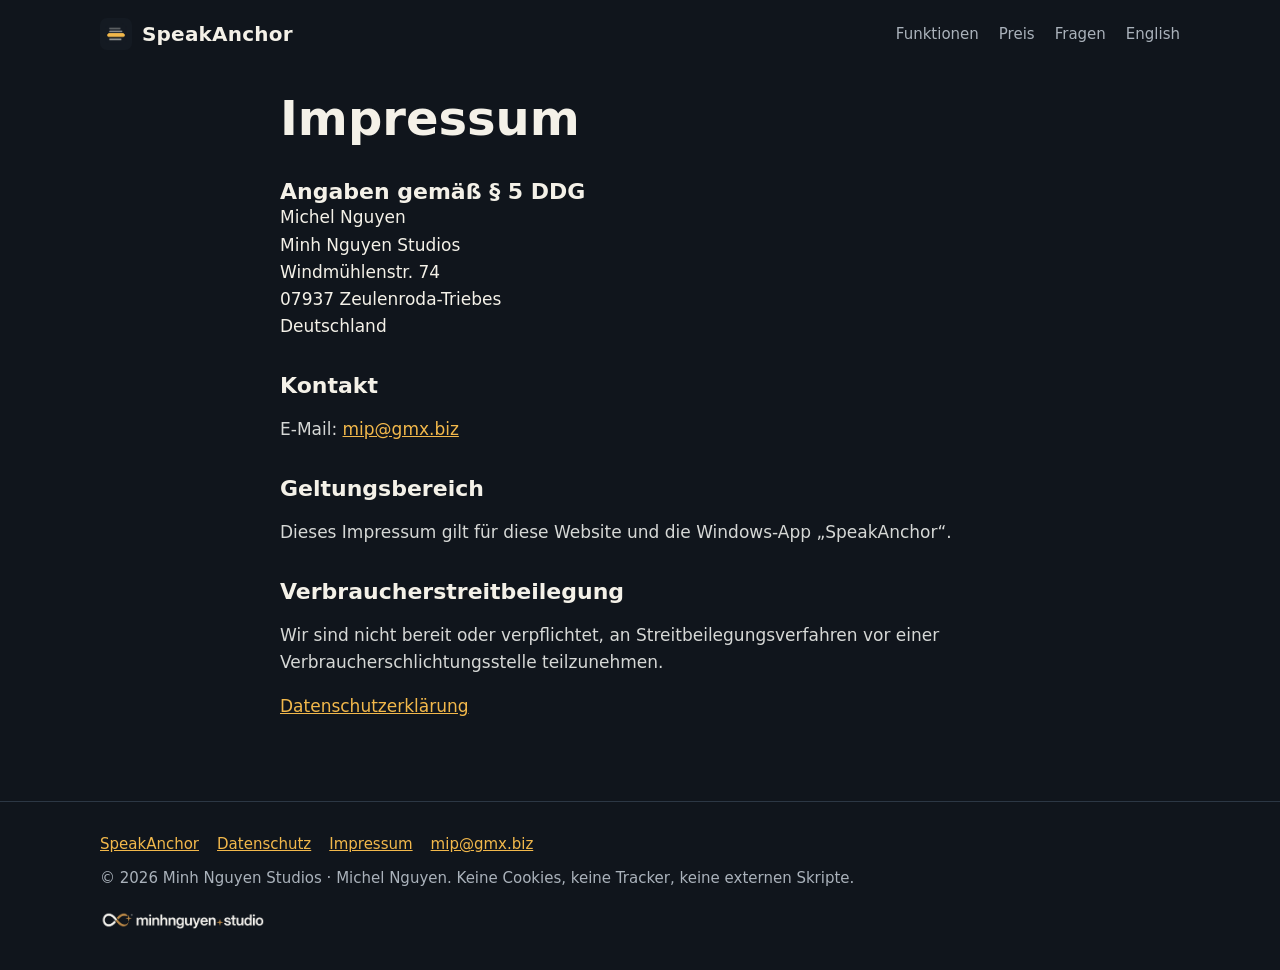
<file: impressum.html>
<!doctype html>
<html lang="de"><head><meta charset="utf-8"><meta name="viewport" content="width=device-width,initial-scale=1,viewport-fit=cover">
<title>Impressum – SpeakAnchor</title><meta name="description" content="Teleprompter mit Redner-Timer für Windows. In Teams, Zoom und OBS beim Teilen nicht zu sehen. Einmalkauf, kein Konto, offline.">
<link rel="alternate" hreflang="en" href="en/impressum.html"><link rel="icon" href="img/icon.png"><link rel="stylesheet" href="style.css">
<meta property="og:title" content="Impressum – SpeakAnchor"><meta property="og:description" content="Teleprompter mit Redner-Timer für Windows. In Teams, Zoom und OBS beim Teilen nicht zu sehen. Einmalkauf, kein Konto, offline."><meta property="og:type" content="website">
</head><body><a class="skip" href="#main">Zum Inhalt</a>
<header class="top"><div class="wrap"><a class="brand" href="./"><img src="img/icon.png" alt="" width="32" height="32">SpeakAnchor</a>
<nav class="links" aria-label="Navigation"><a href="./#funktionen">Funktionen</a><a href="./#preis">Preis</a><a href="./#fragen">Fragen</a><a href="en/impressum.html" hreflang="en" lang="en">English</a></nav></div></header>
<main id="main"><div class="wrap doc"><h1>Impressum</h1><h2>Angaben gemäß § 5 DDG</h2><address>Michel Nguyen<br>Minh Nguyen Studios<br>Windmühlenstr. 74<br>07937 Zeulenroda-Triebes<br>Deutschland</address>
<h2>Kontakt</h2><p>E-Mail: <a href="mailto:mip@gmx.biz">mip@gmx.biz</a></p>
<h2>Geltungsbereich</h2><p>Dieses Impressum gilt für diese Website und die Windows-App „SpeakAnchor“.</p>
<h2>Verbraucherstreitbeilegung</h2><p>Wir sind nicht bereit oder verpflichtet, an Streitbeilegungsverfahren vor einer Verbraucherschlichtungsstelle teilzunehmen.</p><p><a href="privacy.html">Datenschutzerklärung</a></p></div></main><footer><div class="wrap"><div class="row"><a href="./">SpeakAnchor</a><a href="privacy.html">Datenschutz</a><a href="impressum.html">Impressum</a><a href="mailto:mip@gmx.biz">mip@gmx.biz</a></div>
<p>© 2026 Minh Nguyen Studios · Michel Nguyen. Keine Cookies, keine Tracker, keine externen Skripte.</p>
<p><a href="https://minh.systems/MinhNguyenStudios/" aria-label="Minh Nguyen Studios"><img src="img/studio-dunkel.png" width="170" height="40" alt="Minh Nguyen Studios" loading="lazy"></a></p></div></footer></body></html>
</file>
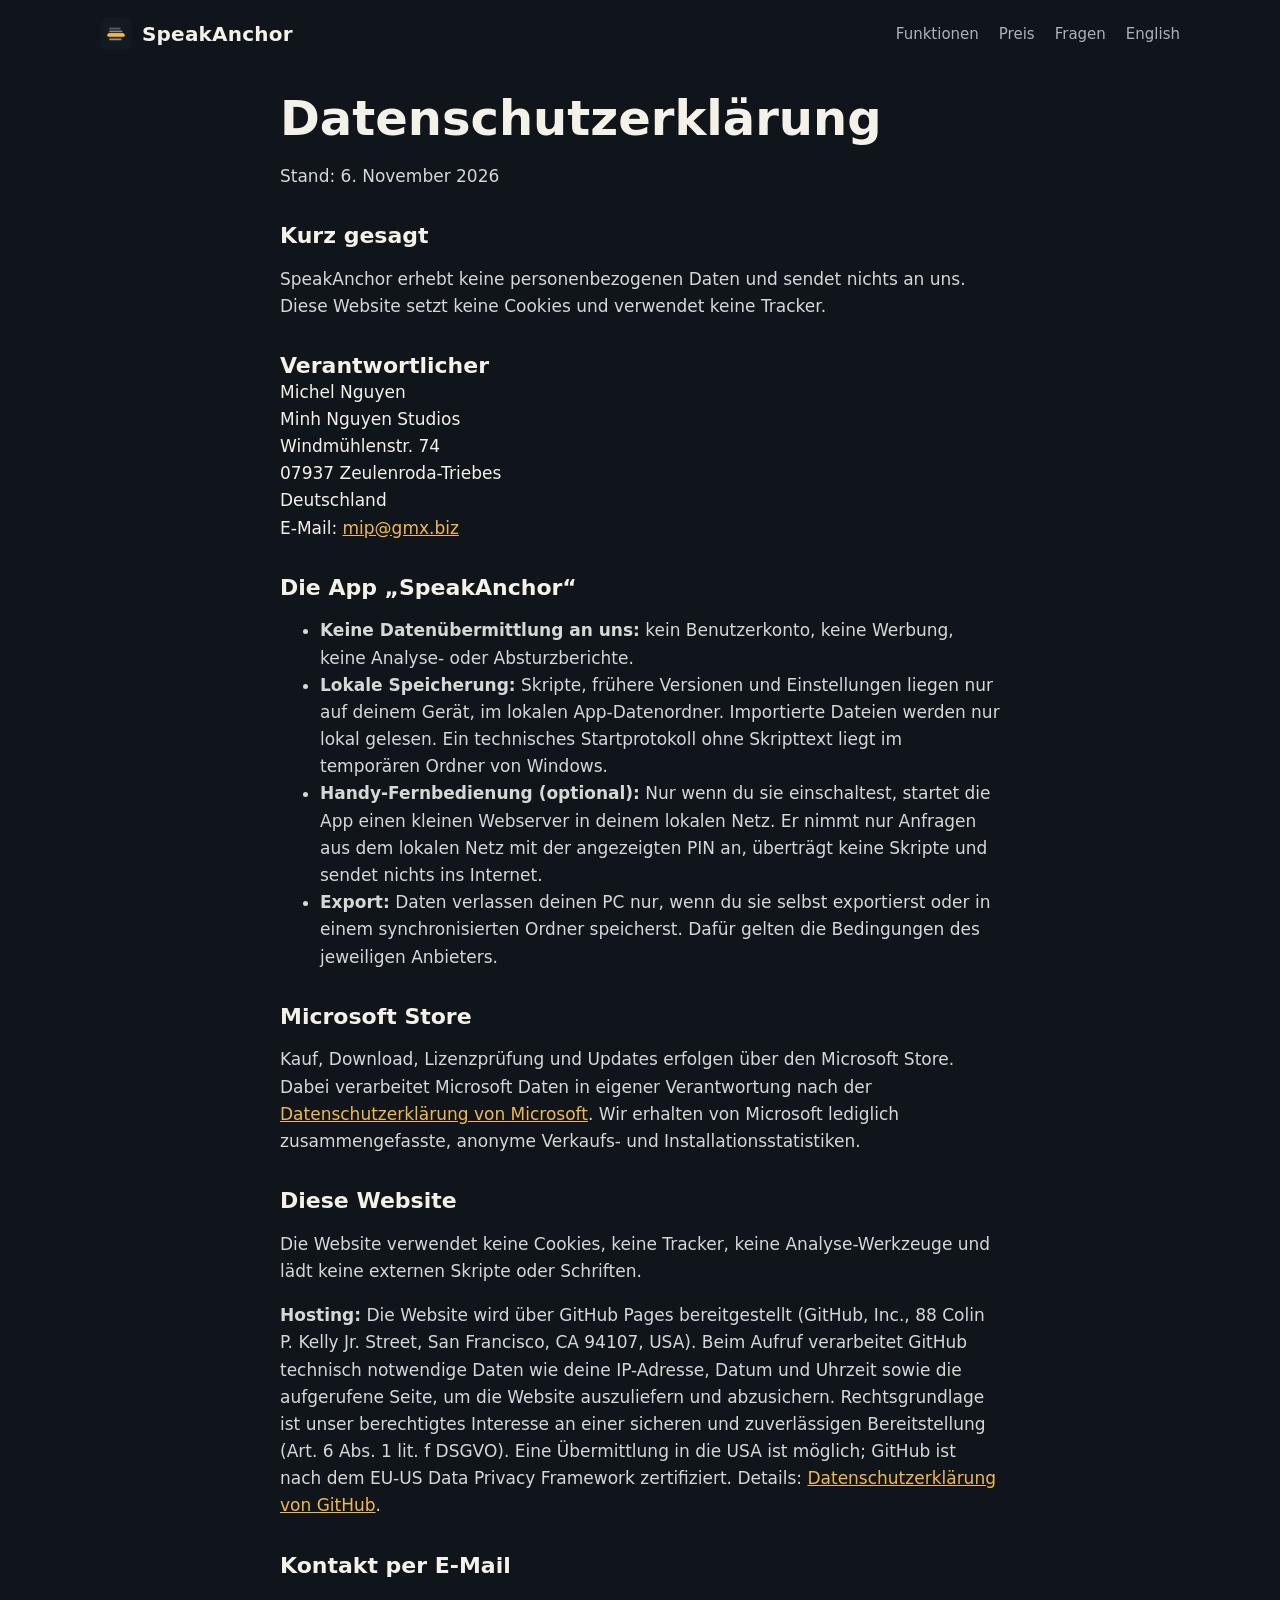
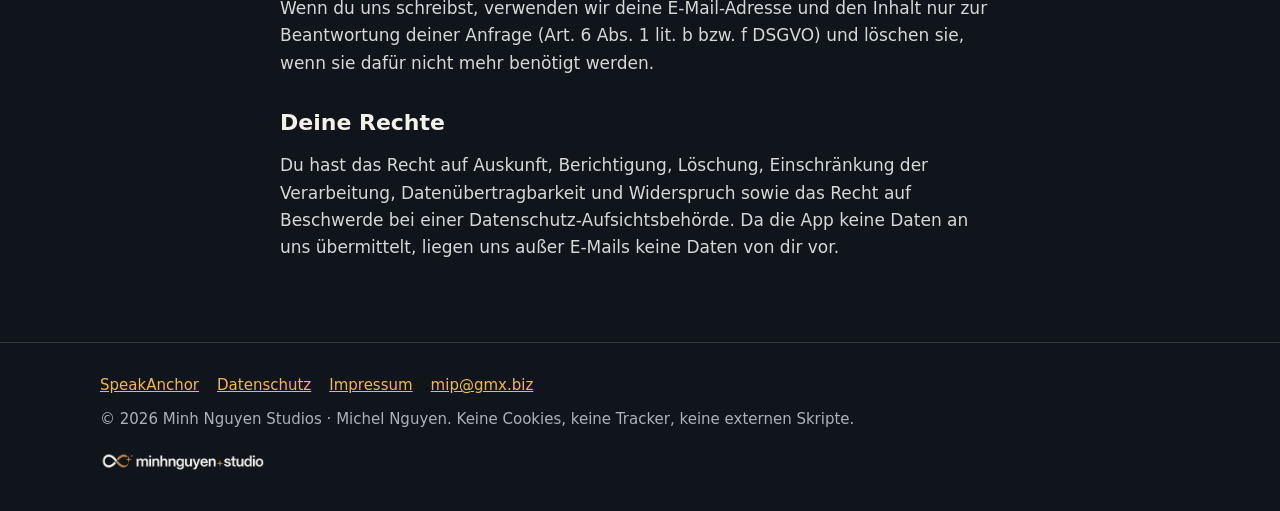
<file: privacy.html>
<!doctype html>
<html lang="de"><head><meta charset="utf-8"><meta name="viewport" content="width=device-width,initial-scale=1,viewport-fit=cover">
<title>Datenschutz – SpeakAnchor</title><meta name="description" content="Teleprompter mit Redner-Timer für Windows. In Teams, Zoom und OBS beim Teilen nicht zu sehen. Einmalkauf, kein Konto, offline.">
<link rel="alternate" hreflang="en" href="en/privacy.html"><link rel="icon" href="img/icon.png"><link rel="stylesheet" href="style.css">
<meta property="og:title" content="Datenschutz – SpeakAnchor"><meta property="og:description" content="Teleprompter mit Redner-Timer für Windows. In Teams, Zoom und OBS beim Teilen nicht zu sehen. Einmalkauf, kein Konto, offline."><meta property="og:type" content="website">
</head><body><a class="skip" href="#main">Zum Inhalt</a>
<header class="top"><div class="wrap"><a class="brand" href="./"><img src="img/icon.png" alt="" width="32" height="32">SpeakAnchor</a>
<nav class="links" aria-label="Navigation"><a href="./#funktionen">Funktionen</a><a href="./#preis">Preis</a><a href="./#fragen">Fragen</a><a href="en/privacy.html" hreflang="en" lang="en">English</a></nav></div></header>
<main id="main"><div class="wrap doc"><h1>Datenschutzerklärung</h1><p>Stand: 6. November 2026</p>
<h2>Kurz gesagt</h2><p>SpeakAnchor erhebt keine personenbezogenen Daten und sendet nichts an uns. Diese Website setzt keine Cookies und verwendet keine Tracker.</p>
<h2>Verantwortlicher</h2><address>Michel Nguyen<br>Minh Nguyen Studios<br>Windmühlenstr. 74<br>07937 Zeulenroda-Triebes<br>Deutschland<br>E-Mail: <a href="mailto:mip@gmx.biz">mip@gmx.biz</a></address>
<h2>Die App „SpeakAnchor“</h2><ul>
<li><b>Keine Datenübermittlung an uns:</b> kein Benutzerkonto, keine Werbung, keine Analyse- oder Absturzberichte.</li>
<li><b>Lokale Speicherung:</b> Skripte, frühere Versionen und Einstellungen liegen nur auf deinem Gerät, im lokalen App-Datenordner. Importierte Dateien werden nur lokal gelesen. Ein technisches Startprotokoll ohne Skripttext liegt im temporären Ordner von Windows.</li>
<li><b>Handy-Fernbedienung (optional):</b> Nur wenn du sie einschaltest, startet die App einen kleinen Webserver in deinem lokalen Netz. Er nimmt nur Anfragen aus dem lokalen Netz mit der angezeigten PIN an, überträgt keine Skripte und sendet nichts ins Internet.</li>
<li><b>Export:</b> Daten verlassen deinen PC nur, wenn du sie selbst exportierst oder in einem synchronisierten Ordner speicherst. Dafür gelten die Bedingungen des jeweiligen Anbieters.</li></ul>
<h2>Microsoft Store</h2><p>Kauf, Download, Lizenzprüfung und Updates erfolgen über den Microsoft Store. Dabei verarbeitet Microsoft Daten in eigener Verantwortung nach der <a href="https://privacy.microsoft.com/de-de/privacystatement" rel="noopener">Datenschutzerklärung von Microsoft</a>. Wir erhalten von Microsoft lediglich zusammengefasste, anonyme Verkaufs- und Installationsstatistiken.</p>
<h2>Diese Website</h2><p>Die Website verwendet keine Cookies, keine Tracker, keine Analyse-Werkzeuge und lädt keine externen Skripte oder Schriften.</p>
<p><b>Hosting:</b> Die Website wird über GitHub Pages bereitgestellt (GitHub, Inc., 88 Colin P. Kelly Jr. Street, San Francisco, CA 94107, USA). Beim Aufruf verarbeitet GitHub technisch notwendige Daten wie deine IP-Adresse, Datum und Uhrzeit sowie die aufgerufene Seite, um die Website auszuliefern und abzusichern. Rechtsgrundlage ist unser berechtigtes Interesse an einer sicheren und zuverlässigen Bereitstellung (Art. 6 Abs. 1 lit. f DSGVO). Eine Übermittlung in die USA ist möglich; GitHub ist nach dem EU-US Data Privacy Framework zertifiziert. Details: <a href="https://docs.github.com/de/site-policy/privacy-policies/github-general-privacy-statement" rel="noopener">Datenschutzerklärung von GitHub</a>.</p>
<h2>Kontakt per E-Mail</h2><p>Wenn du uns schreibst, verwenden wir deine E-Mail-Adresse und den Inhalt nur zur Beantwortung deiner Anfrage (Art. 6 Abs. 1 lit. b bzw. f DSGVO) und löschen sie, wenn sie dafür nicht mehr benötigt werden.</p>
<h2>Deine Rechte</h2><p>Du hast das Recht auf Auskunft, Berichtigung, Löschung, Einschränkung der Verarbeitung, Datenübertragbarkeit und Widerspruch sowie das Recht auf Beschwerde bei einer Datenschutz-Aufsichtsbehörde. Da die App keine Daten an uns übermittelt, liegen uns außer E-Mails keine Daten von dir vor.</p></div></main><footer><div class="wrap"><div class="row"><a href="./">SpeakAnchor</a><a href="privacy.html">Datenschutz</a><a href="impressum.html">Impressum</a><a href="mailto:mip@gmx.biz">mip@gmx.biz</a></div>
<p>© 2026 Minh Nguyen Studios · Michel Nguyen. Keine Cookies, keine Tracker, keine externen Skripte.</p>
<p><a href="https://minh.systems/MinhNguyenStudios/" aria-label="Minh Nguyen Studios"><img src="img/studio-dunkel.png" width="170" height="40" alt="Minh Nguyen Studios" loading="lazy"></a></p></div></footer></body></html>
</file>
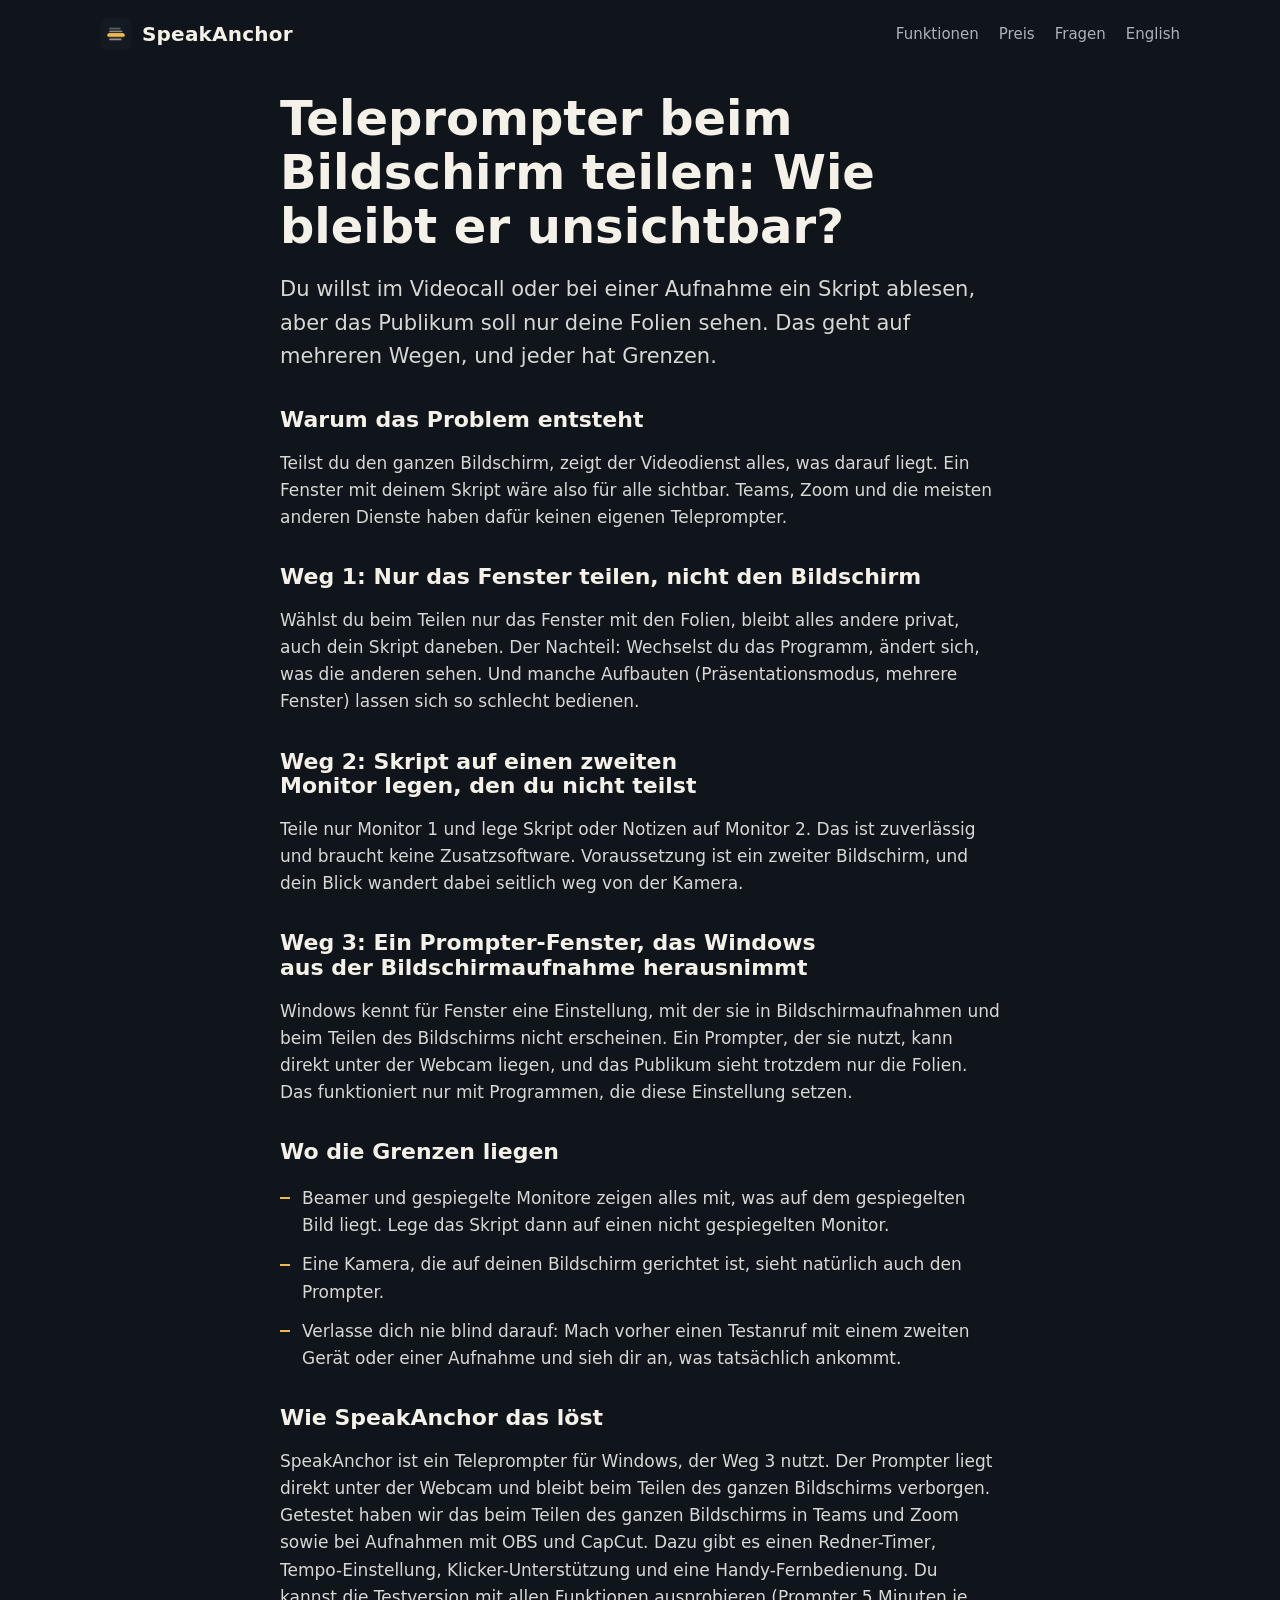
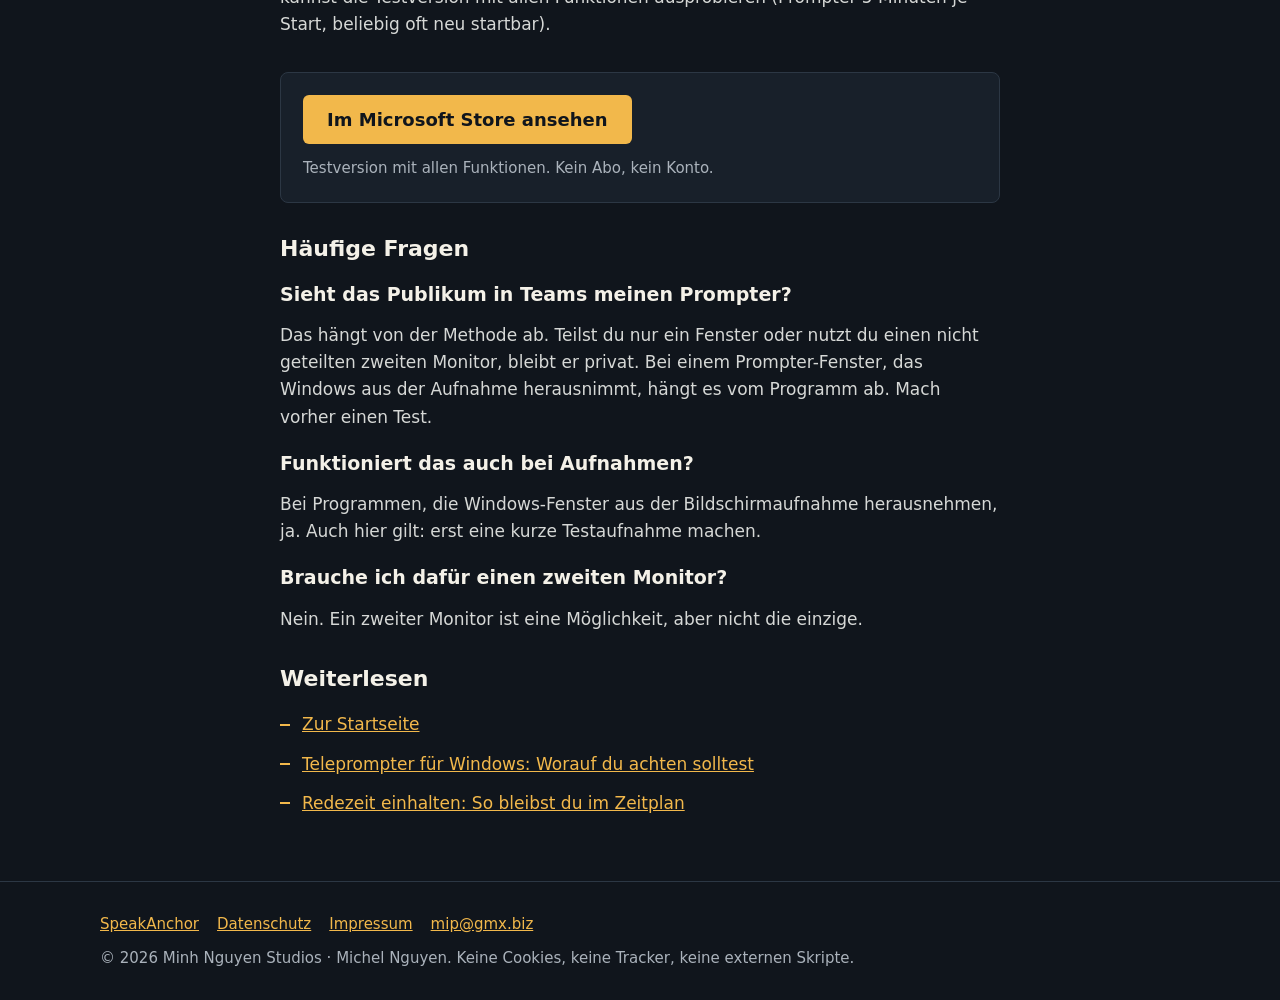
<file: teleprompter-beim-bildschirm-teilen-unsichtbar.html>
<!doctype html>
<html lang="de"><head><meta charset="utf-8"><meta name="viewport" content="width=device-width,initial-scale=1,viewport-fit=cover">
<title>Teleprompter beim Bildschirm teilen unsichtbar? Teams und Zoom</title><meta name="description" content="Kann man in Teams, Zoom oder OBS ablesen, ohne dass es das Publikum sieht? Drei Wege, was jeweils funktioniert und wo die Grenzen liegen.">
<link rel="canonical" href="https://minh.systems/SpeakAnchor/teleprompter-beim-bildschirm-teilen-unsichtbar.html">
<link rel="alternate" hreflang="de" href="https://minh.systems/SpeakAnchor/teleprompter-beim-bildschirm-teilen-unsichtbar.html"><link rel="alternate" hreflang="en" href="https://minh.systems/SpeakAnchor/en/teleprompter-hidden-screen-share.html"><link rel="alternate" hreflang="x-default" href="https://minh.systems/SpeakAnchor/teleprompter-beim-bildschirm-teilen-unsichtbar.html">
<link rel="icon" href="img/icon.png"><link rel="stylesheet" href="style.css">
<meta property="og:title" content="Teleprompter beim Bildschirm teilen unsichtbar? Teams und Zoom"><meta property="og:description" content="Kann man in Teams, Zoom oder OBS ablesen, ohne dass es das Publikum sieht? Drei Wege, was jeweils funktioniert und wo die Grenzen liegen."><meta property="og:type" content="article"><meta property="og:url" content="https://minh.systems/SpeakAnchor/teleprompter-beim-bildschirm-teilen-unsichtbar.html"><meta property="og:site_name" content="SpeakAnchor"><meta property="og:locale" content="de_DE"><meta property="og:image" content="https://minh.systems/SpeakAnchor/img/editor-de.png">
<meta name="twitter:card" content="summary_large_image"><meta name="twitter:title" content="Teleprompter beim Bildschirm teilen unsichtbar? Teams und Zoom"><meta name="twitter:description" content="Kann man in Teams, Zoom oder OBS ablesen, ohne dass es das Publikum sieht? Drei Wege, was jeweils funktioniert und wo die Grenzen liegen."><meta name="twitter:image" content="https://minh.systems/SpeakAnchor/img/editor-de.png">
<script type="application/ld+json">{"@context": "https://schema.org", "@type": "FAQPage", "mainEntity": [{"@type": "Question", "name": "Sieht das Publikum in Teams meinen Prompter?", "acceptedAnswer": {"@type": "Answer", "text": "Das hängt von der Methode ab. Teilst du nur ein Fenster oder nutzt du einen nicht geteilten zweiten Monitor, bleibt er privat. Bei einem Prompter-Fenster, das Windows aus der Aufnahme herausnimmt, hängt es vom Programm ab. Mach vorher einen Test."}}, {"@type": "Question", "name": "Funktioniert das auch bei Aufnahmen?", "acceptedAnswer": {"@type": "Answer", "text": "Bei Programmen, die Windows-Fenster aus der Bildschirmaufnahme herausnehmen, ja. Auch hier gilt: erst eine kurze Testaufnahme machen."}}, {"@type": "Question", "name": "Brauche ich dafür einen zweiten Monitor?", "acceptedAnswer": {"@type": "Answer", "text": "Nein. Ein zweiter Monitor ist eine Möglichkeit, aber nicht die einzige."}}]}</script>
<style>.store-cta{margin:34px 0;padding:22px;border:1px solid var(--line);border-radius:8px;background:var(--panel)}.store-btn{display:inline-block;font:600 18px var(--display);background:var(--amber);color:#10151c;padding:14px 24px;border-radius:6px;text-decoration:none}.store-btn:hover{filter:brightness(1.08)}.store-cta p{margin:12px 0 0;color:var(--muted);font-size:15px}.doc h3{font-size:19px;margin-top:22px}.doc ul.plain li{color:#d6d8d6}</style>
</head><body><a class="skip" href="#main">Zum Inhalt</a>
<header class="top"><div class="wrap"><a class="brand" href="./"><img src="img/icon.png" alt="" width="32" height="32">SpeakAnchor</a>
<nav class="links" aria-label="Navigation"><a href="./#funktionen">Funktionen</a><a href="./#preis">Preis</a><a href="./#fragen">Fragen</a><a href="en/teleprompter-hidden-screen-share.html" hreflang="en" lang="en">English</a></nav></div></header>
<main id="main"><div class="wrap doc"><h1>Teleprompter beim Bildschirm teilen: Wie bleibt er unsichtbar?</h1><p class="lead">Du willst im Videocall oder bei einer Aufnahme ein Skript ablesen, aber das Publikum soll nur deine Folien sehen. Das geht auf mehreren Wegen, und jeder hat Grenzen.</p>
<h2>Warum das Problem entsteht</h2><p>Teilst du den ganzen Bildschirm, zeigt der Videodienst alles, was darauf liegt. Ein Fenster mit deinem Skript wäre also für alle sichtbar. Teams, Zoom und die meisten anderen Dienste haben dafür keinen eigenen Teleprompter.</p><h2>Weg 1: Nur das Fenster teilen, nicht den Bildschirm</h2><p>Wählst du beim Teilen nur das Fenster mit den Folien, bleibt alles andere privat, auch dein Skript daneben. Der Nachteil: Wechselst du das Programm, ändert sich, was die anderen sehen. Und manche Aufbauten (Präsentationsmodus, mehrere Fenster) lassen sich so schlecht bedienen.</p><h2>Weg 2: Skript auf einen zweiten Monitor legen, den du nicht teilst</h2><p>Teile nur Monitor 1 und lege Skript oder Notizen auf Monitor 2. Das ist zuverlässig und braucht keine Zusatzsoftware. Voraussetzung ist ein zweiter Bildschirm, und dein Blick wandert dabei seitlich weg von der Kamera.</p><h2>Weg 3: Ein Prompter-Fenster, das Windows aus der Bildschirmaufnahme herausnimmt</h2><p>Windows kennt für Fenster eine Einstellung, mit der sie in Bildschirmaufnahmen und beim Teilen des Bildschirms nicht erscheinen. Ein Prompter, der sie nutzt, kann direkt unter der Webcam liegen, und das Publikum sieht trotzdem nur die Folien. Das funktioniert nur mit Programmen, die diese Einstellung setzen.</p><h2>Wo die Grenzen liegen</h2><ul class="plain"><li>Beamer und gespiegelte Monitore zeigen alles mit, was auf dem gespiegelten Bild liegt. Lege das Skript dann auf einen nicht gespiegelten Monitor.</li><li>Eine Kamera, die auf deinen Bildschirm gerichtet ist, sieht natürlich auch den Prompter.</li><li>Verlasse dich nie blind darauf: Mach vorher einen Testanruf mit einem zweiten Gerät oder einer Aufnahme und sieh dir an, was tatsächlich ankommt.</li></ul><h2>Wie SpeakAnchor das löst</h2><p>SpeakAnchor ist ein Teleprompter für Windows, der Weg 3 nutzt. Der Prompter liegt direkt unter der Webcam und bleibt beim Teilen des ganzen Bildschirms verborgen. Getestet haben wir das beim Teilen des ganzen Bildschirms in Teams und Zoom sowie bei Aufnahmen mit OBS und CapCut. Dazu gibt es einen Redner-Timer, Tempo-Einstellung, Klicker-Unterstützung und eine Handy-Fernbedienung. Du kannst die Testversion mit allen Funktionen ausprobieren (Prompter 5 Minuten je Start, beliebig oft neu startbar).</p>
<div class="store-cta"><a class="store-btn" href="https://apps.microsoft.com/detail/9PF13FM93XSJ?mode=direct&amp;cid=website" target="_blank" rel="noopener">Im Microsoft Store ansehen</a><p>Testversion mit allen Funktionen. Kein Abo, kein Konto.</p></div>
<h2>Häufige Fragen</h2><h3>Sieht das Publikum in Teams meinen Prompter?</h3><p>Das hängt von der Methode ab. Teilst du nur ein Fenster oder nutzt du einen nicht geteilten zweiten Monitor, bleibt er privat. Bei einem Prompter-Fenster, das Windows aus der Aufnahme herausnimmt, hängt es vom Programm ab. Mach vorher einen Test.</p><h3>Funktioniert das auch bei Aufnahmen?</h3><p>Bei Programmen, die Windows-Fenster aus der Bildschirmaufnahme herausnehmen, ja. Auch hier gilt: erst eine kurze Testaufnahme machen.</p><h3>Brauche ich dafür einen zweiten Monitor?</h3><p>Nein. Ein zweiter Monitor ist eine Möglichkeit, aber nicht die einzige.</p>
<h2>Weiterlesen</h2><ul class="plain"><li><a href="./">Zur Startseite</a></li><li><a href="teleprompter-windows-worauf-achten.html">Teleprompter für Windows: Worauf du achten solltest</a></li><li><a href="vortrag-redezeit-einhalten-timer.html">Redezeit einhalten: So bleibst du im Zeitplan</a></li></ul>
</div></main><footer><div class="wrap"><div class="row"><a href="./">SpeakAnchor</a><a href="privacy.html">Datenschutz</a><a href="impressum.html">Impressum</a><a href="mailto:mip@gmx.biz">mip@gmx.biz</a></div>
<p>© 2026 Minh Nguyen Studios · Michel Nguyen. Keine Cookies, keine Tracker, keine externen Skripte.</p></div></footer></body></html>
</file>
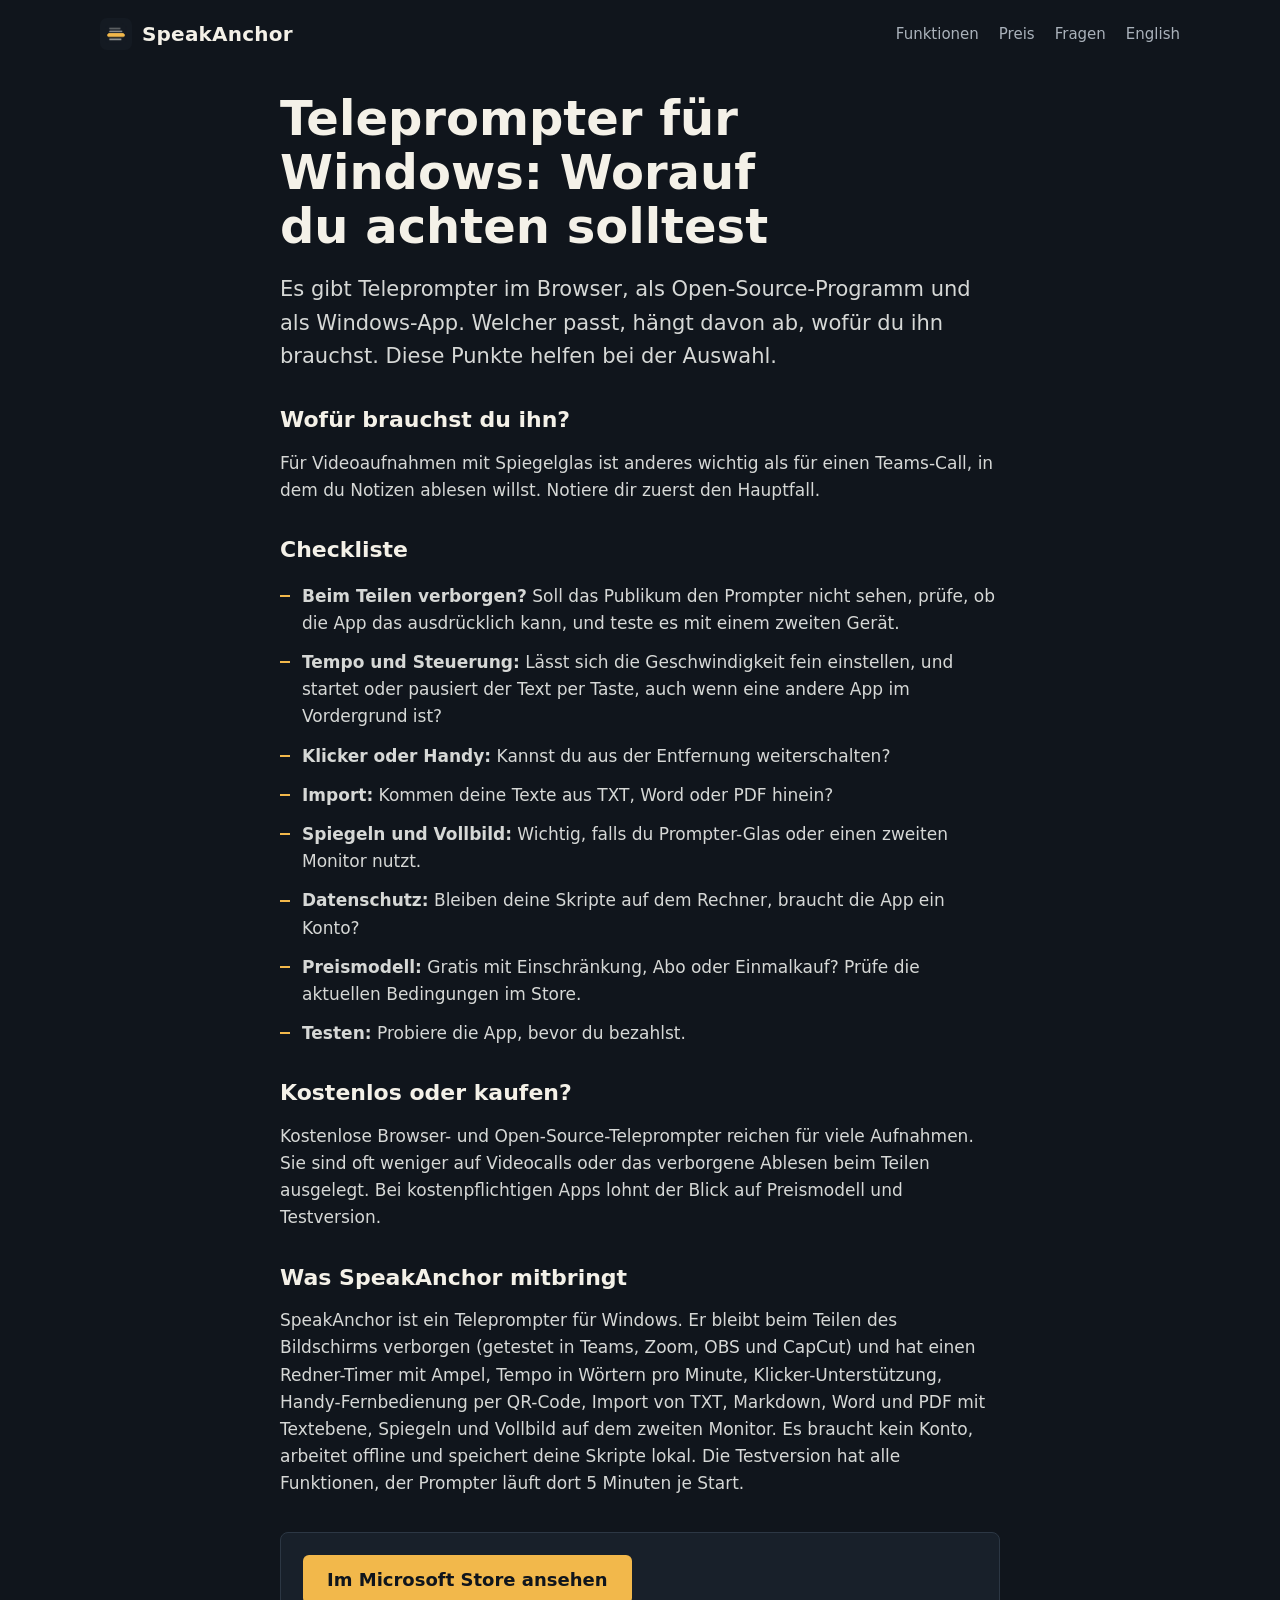
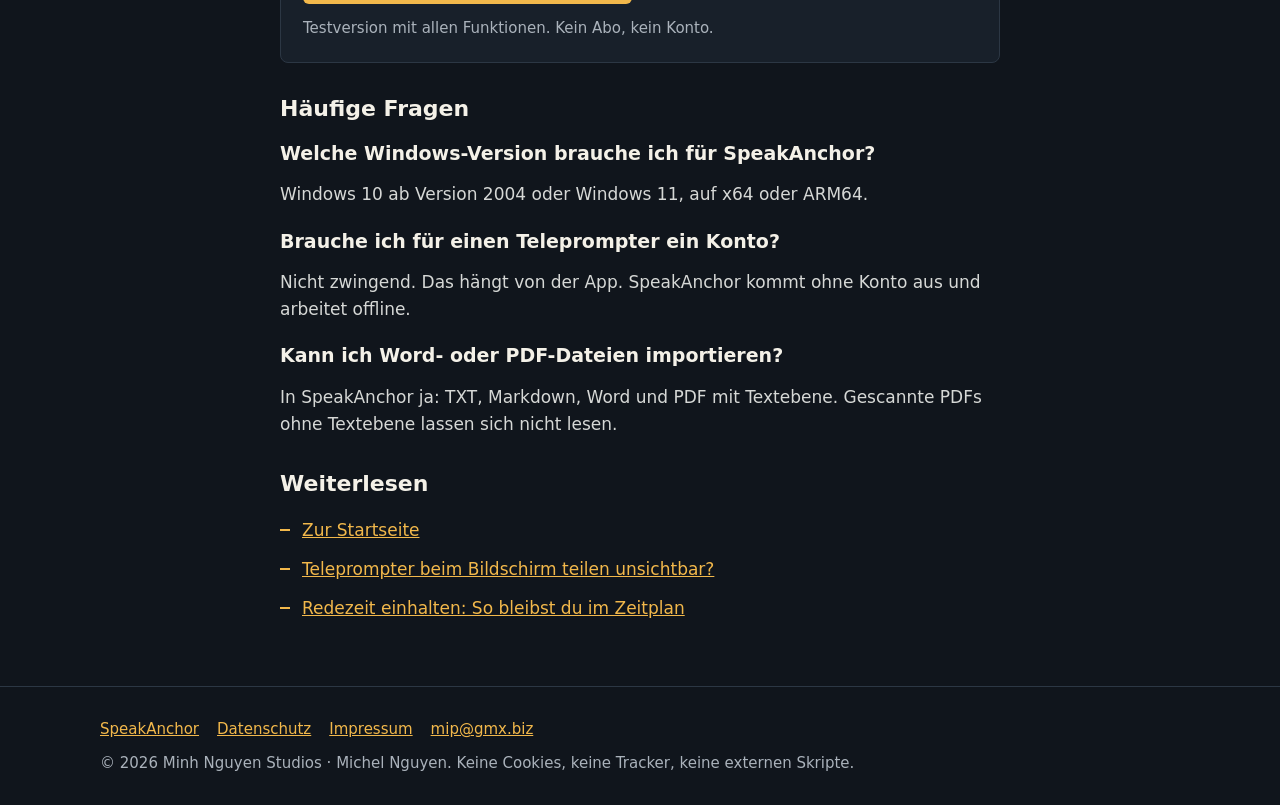
<file: teleprompter-windows-worauf-achten.html>
<!doctype html>
<html lang="de"><head><meta charset="utf-8"><meta name="viewport" content="width=device-width,initial-scale=1,viewport-fit=cover">
<title>Teleprompter für Windows: Worauf du achten solltest</title><meta name="description" content="Teleprompter für Windows gesucht? Diese Punkte zählen: Bildschirm-Teilen, Tempo, Import, Fernbedienung, Datenschutz und Preismodell im Vergleich.">
<link rel="canonical" href="https://minh.systems/SpeakAnchor/teleprompter-windows-worauf-achten.html">
<link rel="alternate" hreflang="de" href="https://minh.systems/SpeakAnchor/teleprompter-windows-worauf-achten.html"><link rel="alternate" hreflang="en" href="https://minh.systems/SpeakAnchor/en/teleprompter-for-windows-what-to-look-for.html"><link rel="alternate" hreflang="x-default" href="https://minh.systems/SpeakAnchor/teleprompter-windows-worauf-achten.html">
<link rel="icon" href="img/icon.png"><link rel="stylesheet" href="style.css">
<meta property="og:title" content="Teleprompter für Windows: Worauf du achten solltest"><meta property="og:description" content="Teleprompter für Windows gesucht? Diese Punkte zählen: Bildschirm-Teilen, Tempo, Import, Fernbedienung, Datenschutz und Preismodell im Vergleich."><meta property="og:type" content="article"><meta property="og:url" content="https://minh.systems/SpeakAnchor/teleprompter-windows-worauf-achten.html"><meta property="og:site_name" content="SpeakAnchor"><meta property="og:locale" content="de_DE"><meta property="og:image" content="https://minh.systems/SpeakAnchor/img/editor-de.png">
<meta name="twitter:card" content="summary_large_image"><meta name="twitter:title" content="Teleprompter für Windows: Worauf du achten solltest"><meta name="twitter:description" content="Teleprompter für Windows gesucht? Diese Punkte zählen: Bildschirm-Teilen, Tempo, Import, Fernbedienung, Datenschutz und Preismodell im Vergleich."><meta name="twitter:image" content="https://minh.systems/SpeakAnchor/img/editor-de.png">
<script type="application/ld+json">{"@context": "https://schema.org", "@type": "FAQPage", "mainEntity": [{"@type": "Question", "name": "Welche Windows-Version brauche ich für SpeakAnchor?", "acceptedAnswer": {"@type": "Answer", "text": "Windows 10 ab Version 2004 oder Windows 11, auf x64 oder ARM64."}}, {"@type": "Question", "name": "Brauche ich für einen Teleprompter ein Konto?", "acceptedAnswer": {"@type": "Answer", "text": "Nicht zwingend. Das hängt von der App. SpeakAnchor kommt ohne Konto aus und arbeitet offline."}}, {"@type": "Question", "name": "Kann ich Word- oder PDF-Dateien importieren?", "acceptedAnswer": {"@type": "Answer", "text": "In SpeakAnchor ja: TXT, Markdown, Word und PDF mit Textebene. Gescannte PDFs ohne Textebene lassen sich nicht lesen."}}]}</script>
<style>.store-cta{margin:34px 0;padding:22px;border:1px solid var(--line);border-radius:8px;background:var(--panel)}.store-btn{display:inline-block;font:600 18px var(--display);background:var(--amber);color:#10151c;padding:14px 24px;border-radius:6px;text-decoration:none}.store-btn:hover{filter:brightness(1.08)}.store-cta p{margin:12px 0 0;color:var(--muted);font-size:15px}.doc h3{font-size:19px;margin-top:22px}.doc ul.plain li{color:#d6d8d6}</style>
</head><body><a class="skip" href="#main">Zum Inhalt</a>
<header class="top"><div class="wrap"><a class="brand" href="./"><img src="img/icon.png" alt="" width="32" height="32">SpeakAnchor</a>
<nav class="links" aria-label="Navigation"><a href="./#funktionen">Funktionen</a><a href="./#preis">Preis</a><a href="./#fragen">Fragen</a><a href="en/teleprompter-for-windows-what-to-look-for.html" hreflang="en" lang="en">English</a></nav></div></header>
<main id="main"><div class="wrap doc"><h1>Teleprompter für Windows: Worauf du achten solltest</h1><p class="lead">Es gibt Teleprompter im Browser, als Open-Source-Programm und als Windows-App. Welcher passt, hängt davon ab, wofür du ihn brauchst. Diese Punkte helfen bei der Auswahl.</p>
<h2>Wofür brauchst du ihn?</h2><p>Für Videoaufnahmen mit Spiegelglas ist anderes wichtig als für einen Teams-Call, in dem du Notizen ablesen willst. Notiere dir zuerst den Hauptfall.</p><h2>Checkliste</h2><ul class="plain"><li><b>Beim Teilen verborgen?</b> Soll das Publikum den Prompter nicht sehen, prüfe, ob die App das ausdrücklich kann, und teste es mit einem zweiten Gerät.</li><li><b>Tempo und Steuerung:</b> Lässt sich die Geschwindigkeit fein einstellen, und startet oder pausiert der Text per Taste, auch wenn eine andere App im Vordergrund ist?</li><li><b>Klicker oder Handy:</b> Kannst du aus der Entfernung weiterschalten?</li><li><b>Import:</b> Kommen deine Texte aus TXT, Word oder PDF hinein?</li><li><b>Spiegeln und Vollbild:</b> Wichtig, falls du Prompter-Glas oder einen zweiten Monitor nutzt.</li><li><b>Datenschutz:</b> Bleiben deine Skripte auf dem Rechner, braucht die App ein Konto?</li><li><b>Preismodell:</b> Gratis mit Einschränkung, Abo oder Einmalkauf? Prüfe die aktuellen Bedingungen im Store.</li><li><b>Testen:</b> Probiere die App, bevor du bezahlst.</li></ul><h2>Kostenlos oder kaufen?</h2><p>Kostenlose Browser- und Open-Source-Teleprompter reichen für viele Aufnahmen. Sie sind oft weniger auf Videocalls oder das verborgene Ablesen beim Teilen ausgelegt. Bei kostenpflichtigen Apps lohnt der Blick auf Preismodell und Testversion.</p><h2>Was SpeakAnchor mitbringt</h2><p>SpeakAnchor ist ein Teleprompter für Windows. Er bleibt beim Teilen des Bildschirms verborgen (getestet in Teams, Zoom, OBS und CapCut) und hat einen Redner-Timer mit Ampel, Tempo in Wörtern pro Minute, Klicker-Unterstützung, Handy-Fernbedienung per QR-Code, Import von TXT, Markdown, Word und PDF mit Textebene, Spiegeln und Vollbild auf dem zweiten Monitor. Es braucht kein Konto, arbeitet offline und speichert deine Skripte lokal. Die Testversion hat alle Funktionen, der Prompter läuft dort 5 Minuten je Start.</p>
<div class="store-cta"><a class="store-btn" href="https://apps.microsoft.com/detail/9PF13FM93XSJ?mode=direct&amp;cid=website" target="_blank" rel="noopener">Im Microsoft Store ansehen</a><p>Testversion mit allen Funktionen. Kein Abo, kein Konto.</p></div>
<h2>Häufige Fragen</h2><h3>Welche Windows-Version brauche ich für SpeakAnchor?</h3><p>Windows 10 ab Version 2004 oder Windows 11, auf x64 oder ARM64.</p><h3>Brauche ich für einen Teleprompter ein Konto?</h3><p>Nicht zwingend. Das hängt von der App. SpeakAnchor kommt ohne Konto aus und arbeitet offline.</p><h3>Kann ich Word- oder PDF-Dateien importieren?</h3><p>In SpeakAnchor ja: TXT, Markdown, Word und PDF mit Textebene. Gescannte PDFs ohne Textebene lassen sich nicht lesen.</p>
<h2>Weiterlesen</h2><ul class="plain"><li><a href="./">Zur Startseite</a></li><li><a href="teleprompter-beim-bildschirm-teilen-unsichtbar.html">Teleprompter beim Bildschirm teilen unsichtbar?</a></li><li><a href="vortrag-redezeit-einhalten-timer.html">Redezeit einhalten: So bleibst du im Zeitplan</a></li></ul>
</div></main><footer><div class="wrap"><div class="row"><a href="./">SpeakAnchor</a><a href="privacy.html">Datenschutz</a><a href="impressum.html">Impressum</a><a href="mailto:mip@gmx.biz">mip@gmx.biz</a></div>
<p>© 2026 Minh Nguyen Studios · Michel Nguyen. Keine Cookies, keine Tracker, keine externen Skripte.</p></div></footer></body></html>
</file>
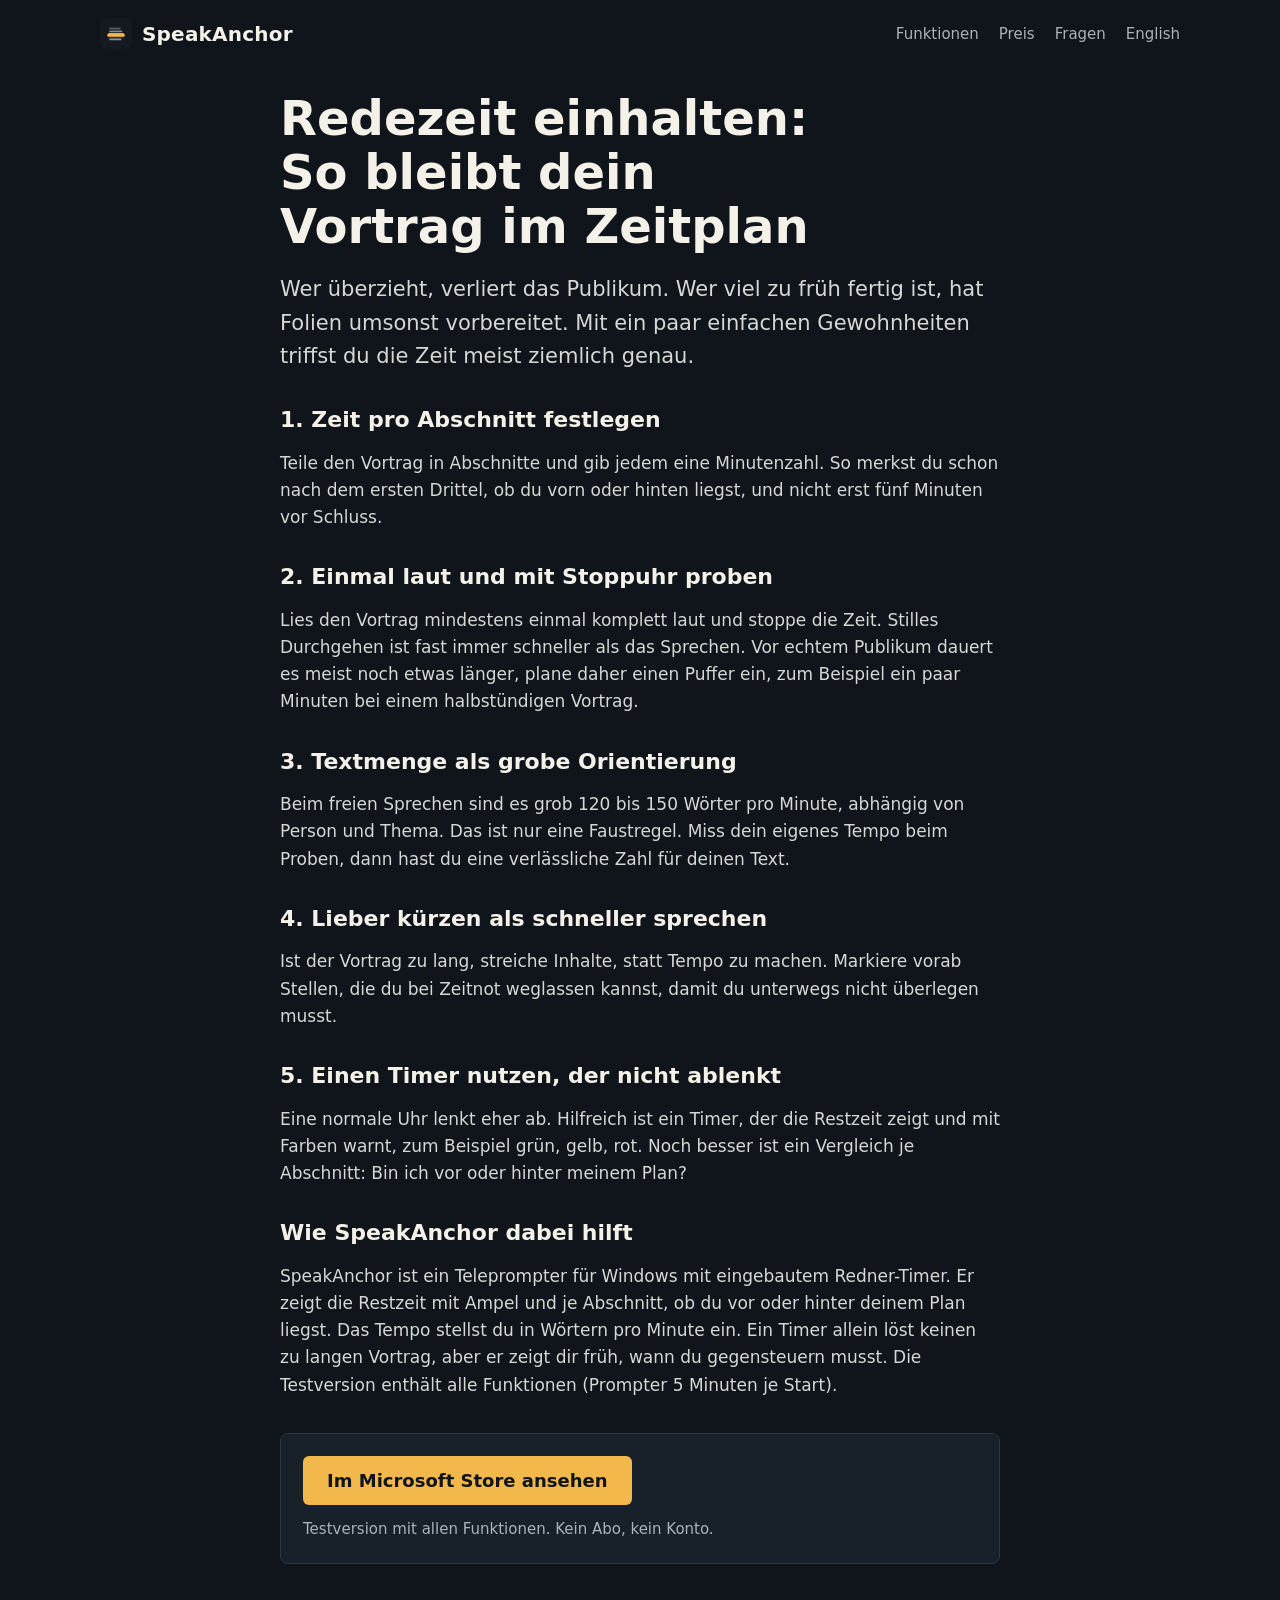
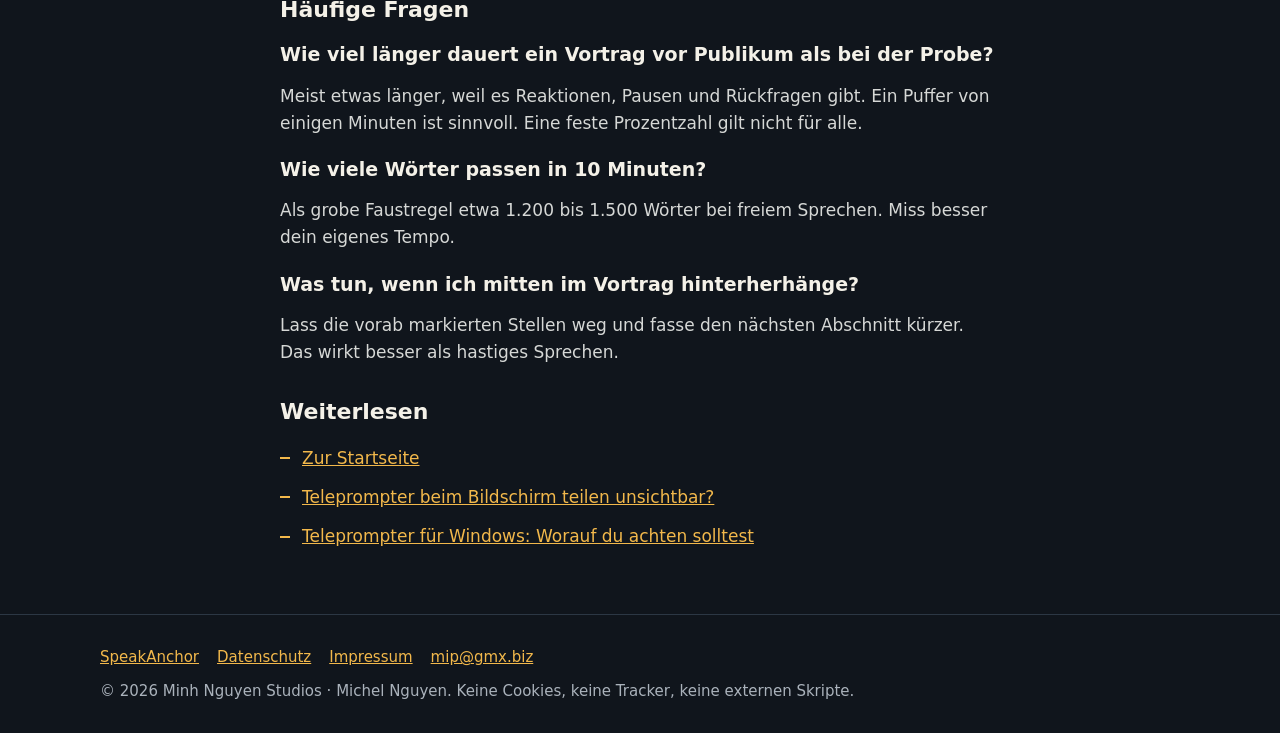
<file: vortrag-redezeit-einhalten-timer.html>
<!doctype html>
<html lang="de"><head><meta charset="utf-8"><meta name="viewport" content="width=device-width,initial-scale=1,viewport-fit=cover">
<title>Redezeit einhalten: So bleibt dein Vortrag im Zeitplan</title><meta name="description" content="Vortrag zu lang? Mit Probe, Wörterzahl, Zeitpuffer und einem Timer mit Ampel hältst du deine Redezeit ein. Praktische Tipps ohne Vorkenntnisse.">
<link rel="canonical" href="https://minh.systems/SpeakAnchor/vortrag-redezeit-einhalten-timer.html">
<link rel="alternate" hreflang="de" href="https://minh.systems/SpeakAnchor/vortrag-redezeit-einhalten-timer.html"><link rel="alternate" hreflang="en" href="https://minh.systems/SpeakAnchor/en/keep-presentation-on-time.html"><link rel="alternate" hreflang="x-default" href="https://minh.systems/SpeakAnchor/vortrag-redezeit-einhalten-timer.html">
<link rel="icon" href="img/icon.png"><link rel="stylesheet" href="style.css">
<meta property="og:title" content="Redezeit einhalten: So bleibt dein Vortrag im Zeitplan"><meta property="og:description" content="Vortrag zu lang? Mit Probe, Wörterzahl, Zeitpuffer und einem Timer mit Ampel hältst du deine Redezeit ein. Praktische Tipps ohne Vorkenntnisse."><meta property="og:type" content="article"><meta property="og:url" content="https://minh.systems/SpeakAnchor/vortrag-redezeit-einhalten-timer.html"><meta property="og:site_name" content="SpeakAnchor"><meta property="og:locale" content="de_DE"><meta property="og:image" content="https://minh.systems/SpeakAnchor/img/editor-de.png">
<meta name="twitter:card" content="summary_large_image"><meta name="twitter:title" content="Redezeit einhalten: So bleibt dein Vortrag im Zeitplan"><meta name="twitter:description" content="Vortrag zu lang? Mit Probe, Wörterzahl, Zeitpuffer und einem Timer mit Ampel hältst du deine Redezeit ein. Praktische Tipps ohne Vorkenntnisse."><meta name="twitter:image" content="https://minh.systems/SpeakAnchor/img/editor-de.png">
<script type="application/ld+json">{"@context": "https://schema.org", "@type": "FAQPage", "mainEntity": [{"@type": "Question", "name": "Wie viel länger dauert ein Vortrag vor Publikum als bei der Probe?", "acceptedAnswer": {"@type": "Answer", "text": "Meist etwas länger, weil es Reaktionen, Pausen und Rückfragen gibt. Ein Puffer von einigen Minuten ist sinnvoll. Eine feste Prozentzahl gilt nicht für alle."}}, {"@type": "Question", "name": "Wie viele Wörter passen in 10 Minuten?", "acceptedAnswer": {"@type": "Answer", "text": "Als grobe Faustregel etwa 1.200 bis 1.500 Wörter bei freiem Sprechen. Miss besser dein eigenes Tempo."}}, {"@type": "Question", "name": "Was tun, wenn ich mitten im Vortrag hinterherhänge?", "acceptedAnswer": {"@type": "Answer", "text": "Lass die vorab markierten Stellen weg und fasse den nächsten Abschnitt kürzer. Das wirkt besser als hastiges Sprechen."}}]}</script>
<style>.store-cta{margin:34px 0;padding:22px;border:1px solid var(--line);border-radius:8px;background:var(--panel)}.store-btn{display:inline-block;font:600 18px var(--display);background:var(--amber);color:#10151c;padding:14px 24px;border-radius:6px;text-decoration:none}.store-btn:hover{filter:brightness(1.08)}.store-cta p{margin:12px 0 0;color:var(--muted);font-size:15px}.doc h3{font-size:19px;margin-top:22px}.doc ul.plain li{color:#d6d8d6}</style>
</head><body><a class="skip" href="#main">Zum Inhalt</a>
<header class="top"><div class="wrap"><a class="brand" href="./"><img src="img/icon.png" alt="" width="32" height="32">SpeakAnchor</a>
<nav class="links" aria-label="Navigation"><a href="./#funktionen">Funktionen</a><a href="./#preis">Preis</a><a href="./#fragen">Fragen</a><a href="en/keep-presentation-on-time.html" hreflang="en" lang="en">English</a></nav></div></header>
<main id="main"><div class="wrap doc"><h1>Redezeit einhalten: So bleibt dein Vortrag im Zeitplan</h1><p class="lead">Wer überzieht, verliert das Publikum. Wer viel zu früh fertig ist, hat Folien umsonst vorbereitet. Mit ein paar einfachen Gewohnheiten triffst du die Zeit meist ziemlich genau.</p>
<h2>1. Zeit pro Abschnitt festlegen</h2><p>Teile den Vortrag in Abschnitte und gib jedem eine Minutenzahl. So merkst du schon nach dem ersten Drittel, ob du vorn oder hinten liegst, und nicht erst fünf Minuten vor Schluss.</p><h2>2. Einmal laut und mit Stoppuhr proben</h2><p>Lies den Vortrag mindestens einmal komplett laut und stoppe die Zeit. Stilles Durchgehen ist fast immer schneller als das Sprechen. Vor echtem Publikum dauert es meist noch etwas länger, plane daher einen Puffer ein, zum Beispiel ein paar Minuten bei einem halbstündigen Vortrag.</p><h2>3. Textmenge als grobe Orientierung</h2><p>Beim freien Sprechen sind es grob 120 bis 150 Wörter pro Minute, abhängig von Person und Thema. Das ist nur eine Faustregel. Miss dein eigenes Tempo beim Proben, dann hast du eine verlässliche Zahl für deinen Text.</p><h2>4. Lieber kürzen als schneller sprechen</h2><p>Ist der Vortrag zu lang, streiche Inhalte, statt Tempo zu machen. Markiere vorab Stellen, die du bei Zeitnot weglassen kannst, damit du unterwegs nicht überlegen musst.</p><h2>5. Einen Timer nutzen, der nicht ablenkt</h2><p>Eine normale Uhr lenkt eher ab. Hilfreich ist ein Timer, der die Restzeit zeigt und mit Farben warnt, zum Beispiel grün, gelb, rot. Noch besser ist ein Vergleich je Abschnitt: Bin ich vor oder hinter meinem Plan?</p><h2>Wie SpeakAnchor dabei hilft</h2><p>SpeakAnchor ist ein Teleprompter für Windows mit eingebautem Redner-Timer. Er zeigt die Restzeit mit Ampel und je Abschnitt, ob du vor oder hinter deinem Plan liegst. Das Tempo stellst du in Wörtern pro Minute ein. Ein Timer allein löst keinen zu langen Vortrag, aber er zeigt dir früh, wann du gegensteuern musst. Die Testversion enthält alle Funktionen (Prompter 5 Minuten je Start).</p>
<div class="store-cta"><a class="store-btn" href="https://apps.microsoft.com/detail/9PF13FM93XSJ?mode=direct&amp;cid=website" target="_blank" rel="noopener">Im Microsoft Store ansehen</a><p>Testversion mit allen Funktionen. Kein Abo, kein Konto.</p></div>
<h2>Häufige Fragen</h2><h3>Wie viel länger dauert ein Vortrag vor Publikum als bei der Probe?</h3><p>Meist etwas länger, weil es Reaktionen, Pausen und Rückfragen gibt. Ein Puffer von einigen Minuten ist sinnvoll. Eine feste Prozentzahl gilt nicht für alle.</p><h3>Wie viele Wörter passen in 10 Minuten?</h3><p>Als grobe Faustregel etwa 1.200 bis 1.500 Wörter bei freiem Sprechen. Miss besser dein eigenes Tempo.</p><h3>Was tun, wenn ich mitten im Vortrag hinterherhänge?</h3><p>Lass die vorab markierten Stellen weg und fasse den nächsten Abschnitt kürzer. Das wirkt besser als hastiges Sprechen.</p>
<h2>Weiterlesen</h2><ul class="plain"><li><a href="./">Zur Startseite</a></li><li><a href="teleprompter-beim-bildschirm-teilen-unsichtbar.html">Teleprompter beim Bildschirm teilen unsichtbar?</a></li><li><a href="teleprompter-windows-worauf-achten.html">Teleprompter für Windows: Worauf du achten solltest</a></li></ul>
</div></main><footer><div class="wrap"><div class="row"><a href="./">SpeakAnchor</a><a href="privacy.html">Datenschutz</a><a href="impressum.html">Impressum</a><a href="mailto:mip@gmx.biz">mip@gmx.biz</a></div>
<p>© 2026 Minh Nguyen Studios · Michel Nguyen. Keine Cookies, keine Tracker, keine externen Skripte.</p></div></footer></body></html>
</file>
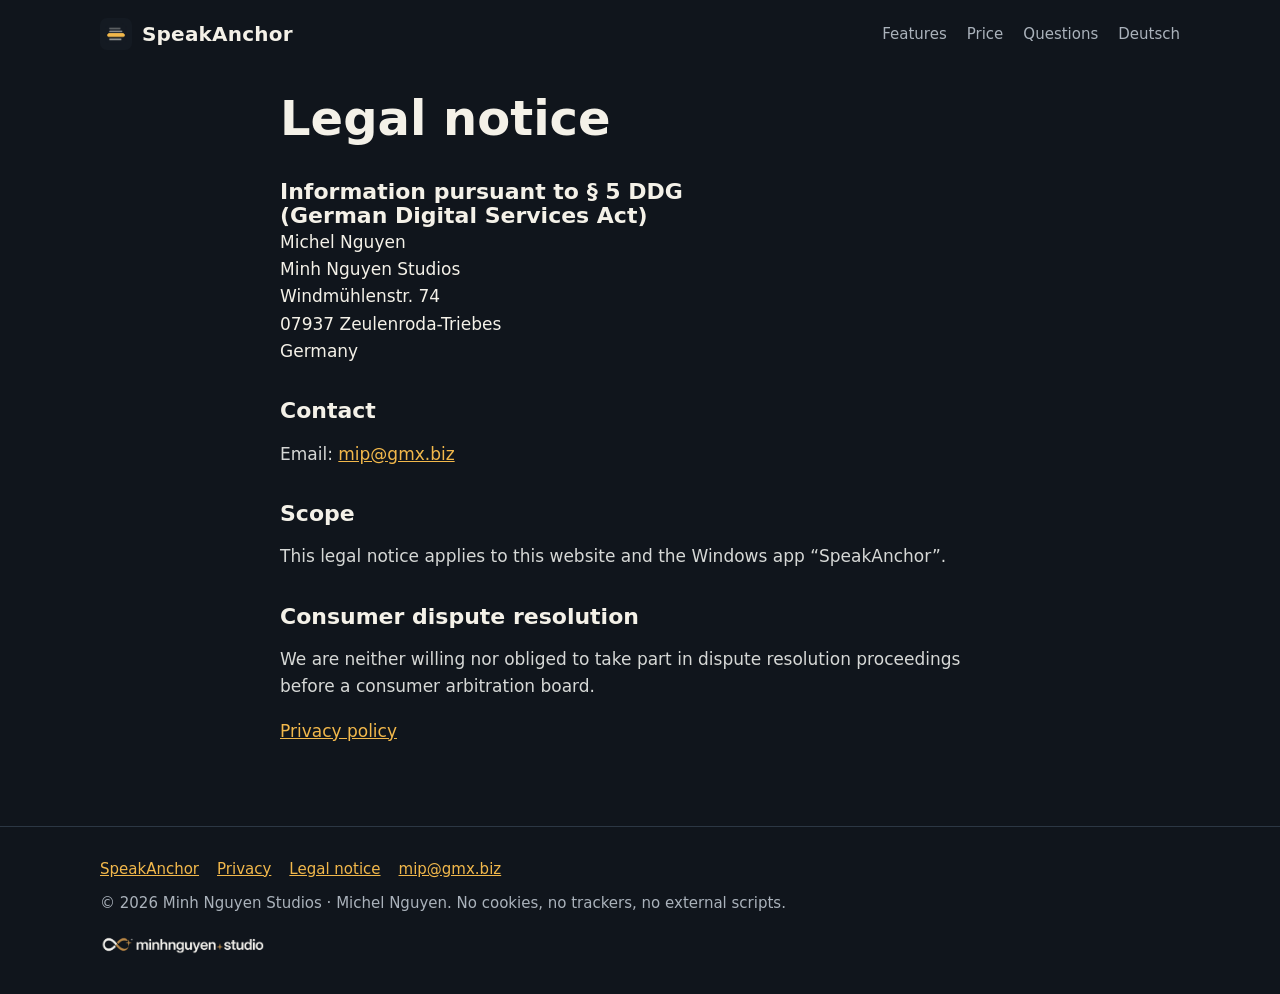
<file: en/impressum.html>
<!doctype html>
<html lang="en"><head><meta charset="utf-8"><meta name="viewport" content="width=device-width,initial-scale=1,viewport-fit=cover">
<title>Legal notice – SpeakAnchor</title><meta name="description" content="Teleprompter with speaker timer for Windows. Hidden when you share in Teams and Zoom or record with OBS. One-time purchase, no account, offline.">
<link rel="alternate" hreflang="de" href="../impressum.html"><link rel="icon" href="../img/icon.png"><link rel="stylesheet" href="../style.css">
<meta property="og:title" content="Legal notice – SpeakAnchor"><meta property="og:description" content="Teleprompter with speaker timer for Windows. Hidden when you share in Teams and Zoom or record with OBS. One-time purchase, no account, offline."><meta property="og:type" content="website">
</head><body><a class="skip" href="#main">Skip to content</a>
<header class="top"><div class="wrap"><a class="brand" href="./"><img src="../img/icon.png" alt="" width="32" height="32">SpeakAnchor</a>
<nav class="links" aria-label="Navigation"><a href="./#funktionen">Features</a><a href="./#preis">Price</a><a href="./#fragen">Questions</a><a href="../impressum.html" hreflang="de" lang="de">Deutsch</a></nav></div></header>
<main id="main"><div class="wrap doc"><h1>Legal notice</h1><h2>Information pursuant to § 5 DDG (German Digital Services Act)</h2><address>Michel Nguyen<br>Minh Nguyen Studios<br>Windmühlenstr. 74<br>07937 Zeulenroda-Triebes<br>Germany</address>
<h2>Contact</h2><p>Email: <a href="mailto:mip@gmx.biz">mip@gmx.biz</a></p>
<h2>Scope</h2><p>This legal notice applies to this website and the Windows app “SpeakAnchor”.</p>
<h2>Consumer dispute resolution</h2><p>We are neither willing nor obliged to take part in dispute resolution proceedings before a consumer arbitration board.</p><p><a href="privacy.html">Privacy policy</a></p></div></main><footer><div class="wrap"><div class="row"><a href="./">SpeakAnchor</a><a href="privacy.html">Privacy</a><a href="impressum.html">Legal notice</a><a href="mailto:mip@gmx.biz">mip@gmx.biz</a></div>
<p>© 2026 Minh Nguyen Studios · Michel Nguyen. No cookies, no trackers, no external scripts.</p>
<p><a href="https://minh.systems/MinhNguyenStudios/" aria-label="Minh Nguyen Studios"><img src="../img/studio-dunkel.png" width="170" height="40" alt="Minh Nguyen Studios" loading="lazy"></a></p></div></footer></body></html>
</file>
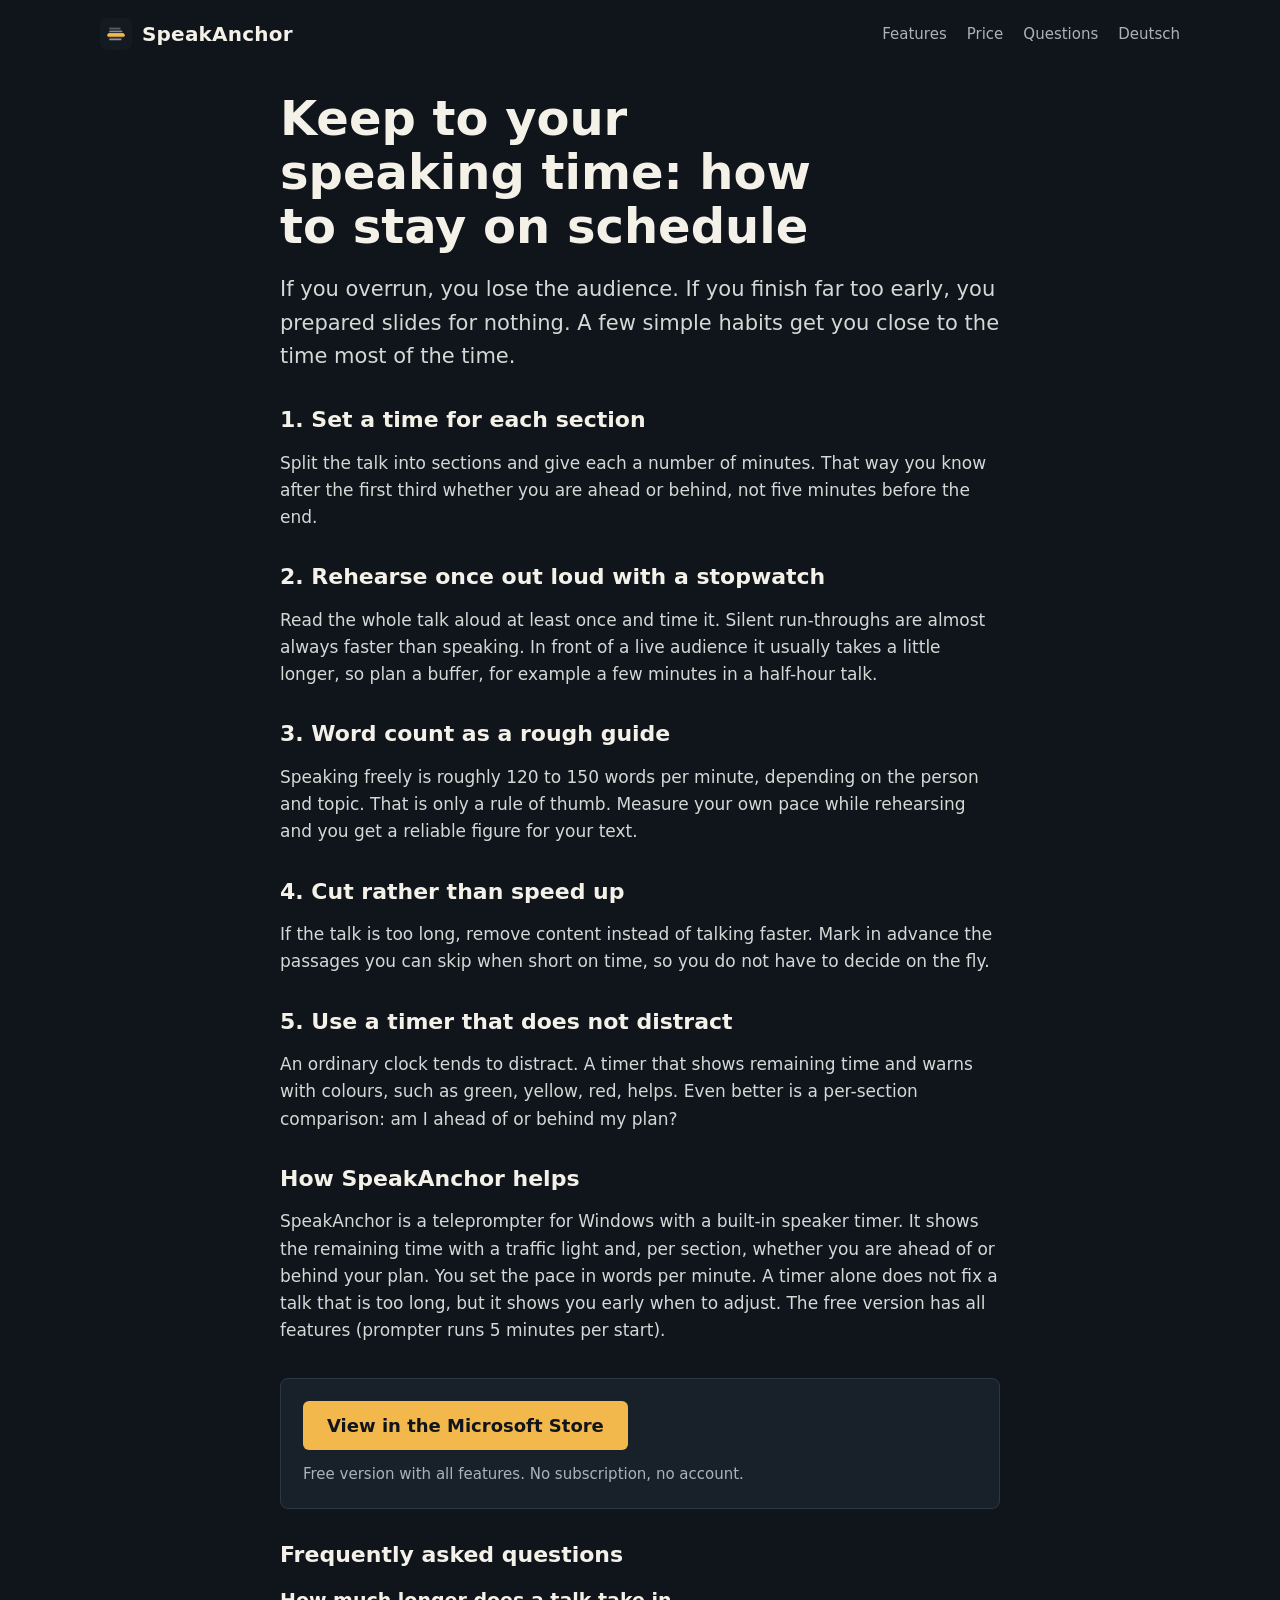
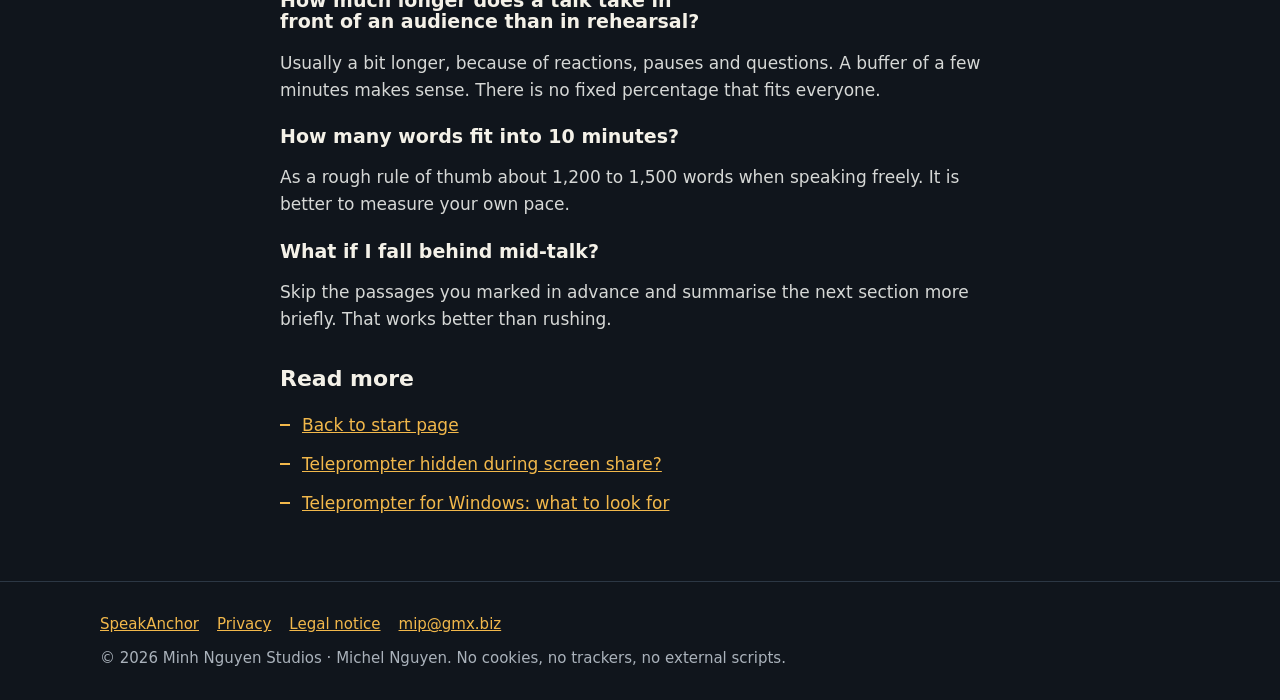
<file: en/keep-presentation-on-time.html>
<!doctype html>
<html lang="en"><head><meta charset="utf-8"><meta name="viewport" content="width=device-width,initial-scale=1,viewport-fit=cover">
<title>Keep to your speaking time: stay on schedule</title><meta name="description" content="Talk running too long? Rehearsal, word count, a time buffer and a timer with traffic-light colours help you keep to your speaking time.">
<link rel="canonical" href="https://minh.systems/SpeakAnchor/en/keep-presentation-on-time.html">
<link rel="alternate" hreflang="de" href="https://minh.systems/SpeakAnchor/vortrag-redezeit-einhalten-timer.html"><link rel="alternate" hreflang="en" href="https://minh.systems/SpeakAnchor/en/keep-presentation-on-time.html"><link rel="alternate" hreflang="x-default" href="https://minh.systems/SpeakAnchor/vortrag-redezeit-einhalten-timer.html">
<link rel="icon" href="../img/icon.png"><link rel="stylesheet" href="../style.css">
<meta property="og:title" content="Keep to your speaking time: stay on schedule"><meta property="og:description" content="Talk running too long? Rehearsal, word count, a time buffer and a timer with traffic-light colours help you keep to your speaking time."><meta property="og:type" content="article"><meta property="og:url" content="https://minh.systems/SpeakAnchor/en/keep-presentation-on-time.html"><meta property="og:site_name" content="SpeakAnchor"><meta property="og:locale" content="en_US"><meta property="og:image" content="https://minh.systems/SpeakAnchor/img/editor-en.png">
<meta name="twitter:card" content="summary_large_image"><meta name="twitter:title" content="Keep to your speaking time: stay on schedule"><meta name="twitter:description" content="Talk running too long? Rehearsal, word count, a time buffer and a timer with traffic-light colours help you keep to your speaking time."><meta name="twitter:image" content="https://minh.systems/SpeakAnchor/img/editor-en.png">
<script type="application/ld+json">{"@context": "https://schema.org", "@type": "FAQPage", "mainEntity": [{"@type": "Question", "name": "How much longer does a talk take in front of an audience than in rehearsal?", "acceptedAnswer": {"@type": "Answer", "text": "Usually a bit longer, because of reactions, pauses and questions. A buffer of a few minutes makes sense. There is no fixed percentage that fits everyone."}}, {"@type": "Question", "name": "How many words fit into 10 minutes?", "acceptedAnswer": {"@type": "Answer", "text": "As a rough rule of thumb about 1,200 to 1,500 words when speaking freely. It is better to measure your own pace."}}, {"@type": "Question", "name": "What if I fall behind mid-talk?", "acceptedAnswer": {"@type": "Answer", "text": "Skip the passages you marked in advance and summarise the next section more briefly. That works better than rushing."}}]}</script>
<style>.store-cta{margin:34px 0;padding:22px;border:1px solid var(--line);border-radius:8px;background:var(--panel)}.store-btn{display:inline-block;font:600 18px var(--display);background:var(--amber);color:#10151c;padding:14px 24px;border-radius:6px;text-decoration:none}.store-btn:hover{filter:brightness(1.08)}.store-cta p{margin:12px 0 0;color:var(--muted);font-size:15px}.doc h3{font-size:19px;margin-top:22px}.doc ul.plain li{color:#d6d8d6}</style>
</head><body><a class="skip" href="#main">Skip to content</a>
<header class="top"><div class="wrap"><a class="brand" href="./"><img src="../img/icon.png" alt="" width="32" height="32">SpeakAnchor</a>
<nav class="links" aria-label="Navigation"><a href="./#funktionen">Features</a><a href="./#preis">Price</a><a href="./#fragen">Questions</a><a href="../vortrag-redezeit-einhalten-timer.html" hreflang="de" lang="de">Deutsch</a></nav></div></header>
<main id="main"><div class="wrap doc"><h1>Keep to your speaking time: how to stay on schedule</h1><p class="lead">If you overrun, you lose the audience. If you finish far too early, you prepared slides for nothing. A few simple habits get you close to the time most of the time.</p>
<h2>1. Set a time for each section</h2><p>Split the talk into sections and give each a number of minutes. That way you know after the first third whether you are ahead or behind, not five minutes before the end.</p><h2>2. Rehearse once out loud with a stopwatch</h2><p>Read the whole talk aloud at least once and time it. Silent run-throughs are almost always faster than speaking. In front of a live audience it usually takes a little longer, so plan a buffer, for example a few minutes in a half-hour talk.</p><h2>3. Word count as a rough guide</h2><p>Speaking freely is roughly 120 to 150 words per minute, depending on the person and topic. That is only a rule of thumb. Measure your own pace while rehearsing and you get a reliable figure for your text.</p><h2>4. Cut rather than speed up</h2><p>If the talk is too long, remove content instead of talking faster. Mark in advance the passages you can skip when short on time, so you do not have to decide on the fly.</p><h2>5. Use a timer that does not distract</h2><p>An ordinary clock tends to distract. A timer that shows remaining time and warns with colours, such as green, yellow, red, helps. Even better is a per-section comparison: am I ahead of or behind my plan?</p><h2>How SpeakAnchor helps</h2><p>SpeakAnchor is a teleprompter for Windows with a built-in speaker timer. It shows the remaining time with a traffic light and, per section, whether you are ahead of or behind your plan. You set the pace in words per minute. A timer alone does not fix a talk that is too long, but it shows you early when to adjust. The free version has all features (prompter runs 5 minutes per start).</p>
<div class="store-cta"><a class="store-btn" href="https://apps.microsoft.com/detail/9PF13FM93XSJ?mode=direct&amp;cid=website" target="_blank" rel="noopener">View in the Microsoft Store</a><p>Free version with all features. No subscription, no account.</p></div>
<h2>Frequently asked questions</h2><h3>How much longer does a talk take in front of an audience than in rehearsal?</h3><p>Usually a bit longer, because of reactions, pauses and questions. A buffer of a few minutes makes sense. There is no fixed percentage that fits everyone.</p><h3>How many words fit into 10 minutes?</h3><p>As a rough rule of thumb about 1,200 to 1,500 words when speaking freely. It is better to measure your own pace.</p><h3>What if I fall behind mid-talk?</h3><p>Skip the passages you marked in advance and summarise the next section more briefly. That works better than rushing.</p>
<h2>Read more</h2><ul class="plain"><li><a href="./">Back to start page</a></li><li><a href="teleprompter-hidden-screen-share.html">Teleprompter hidden during screen share?</a></li><li><a href="teleprompter-for-windows-what-to-look-for.html">Teleprompter for Windows: what to look for</a></li></ul>
</div></main><footer><div class="wrap"><div class="row"><a href="./">SpeakAnchor</a><a href="privacy.html">Privacy</a><a href="impressum.html">Legal notice</a><a href="mailto:mip@gmx.biz">mip@gmx.biz</a></div>
<p>© 2026 Minh Nguyen Studios · Michel Nguyen. No cookies, no trackers, no external scripts.</p></div></footer></body></html>
</file>
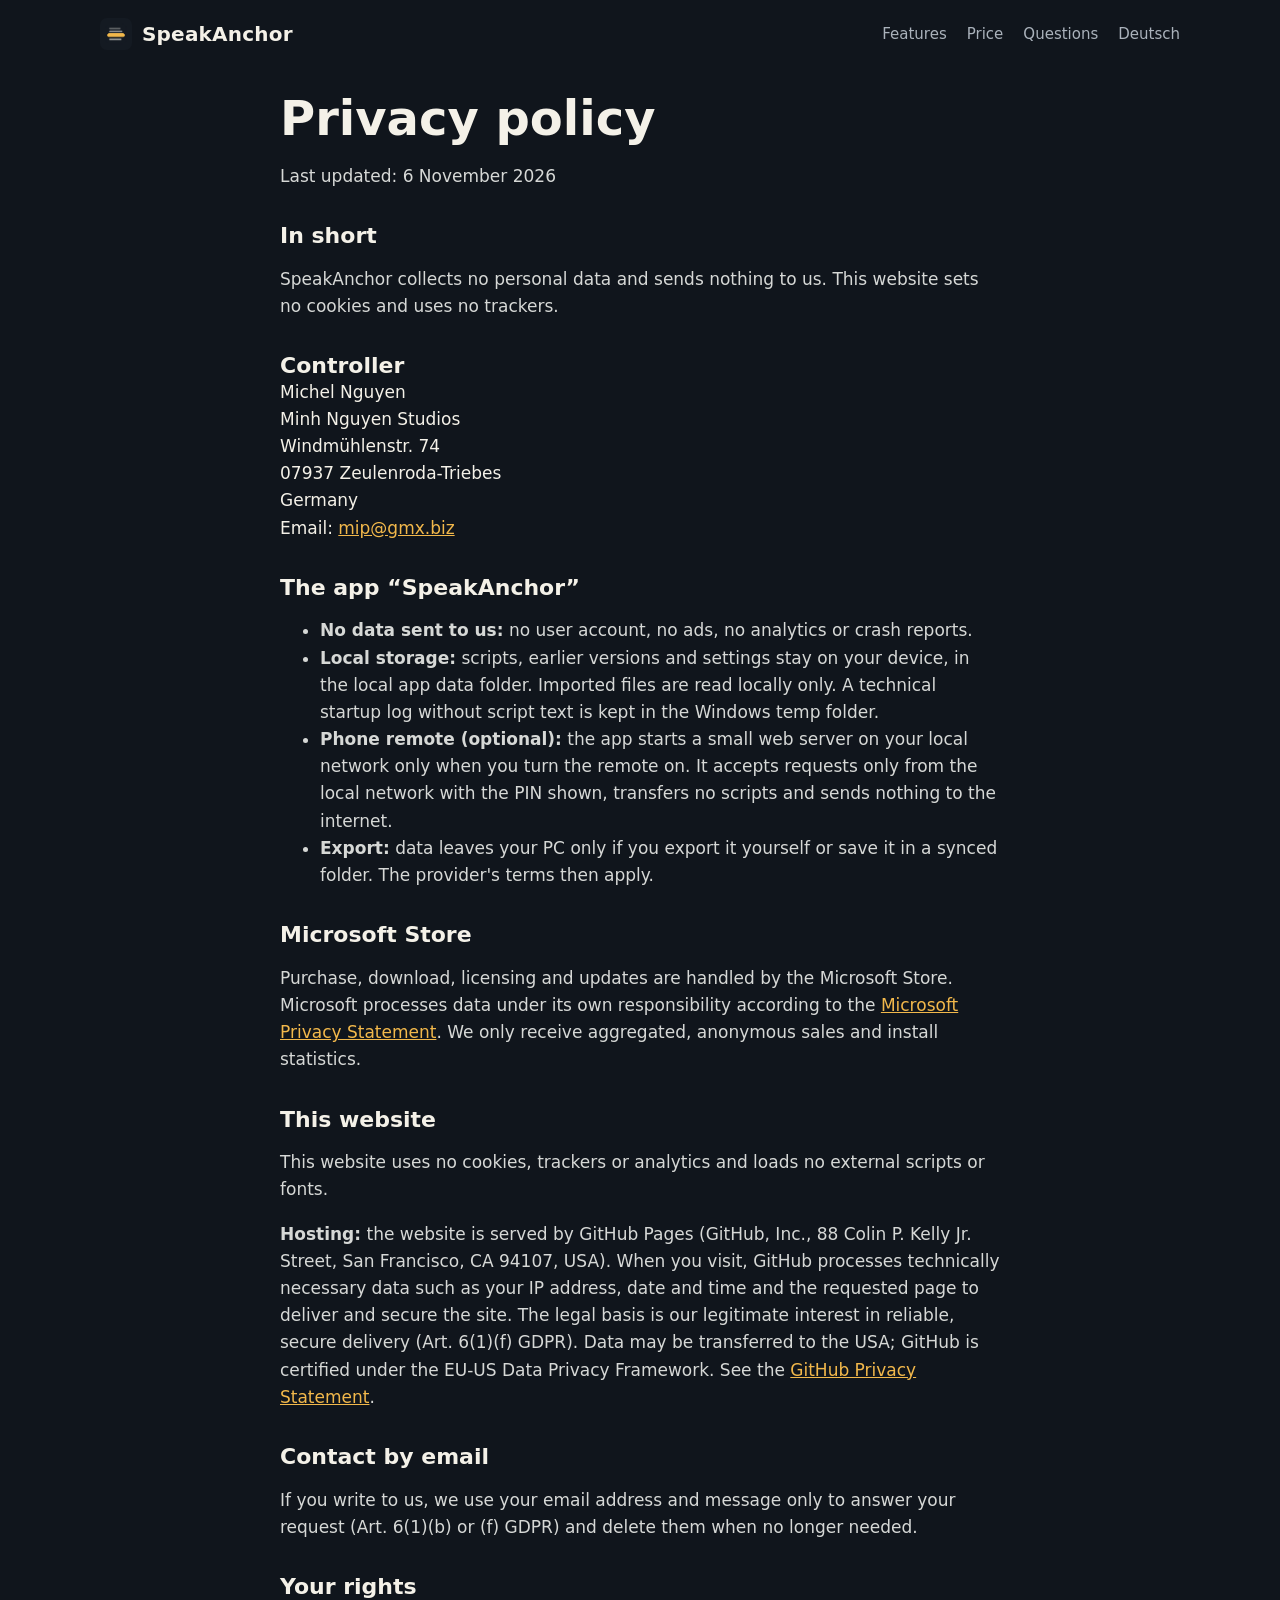
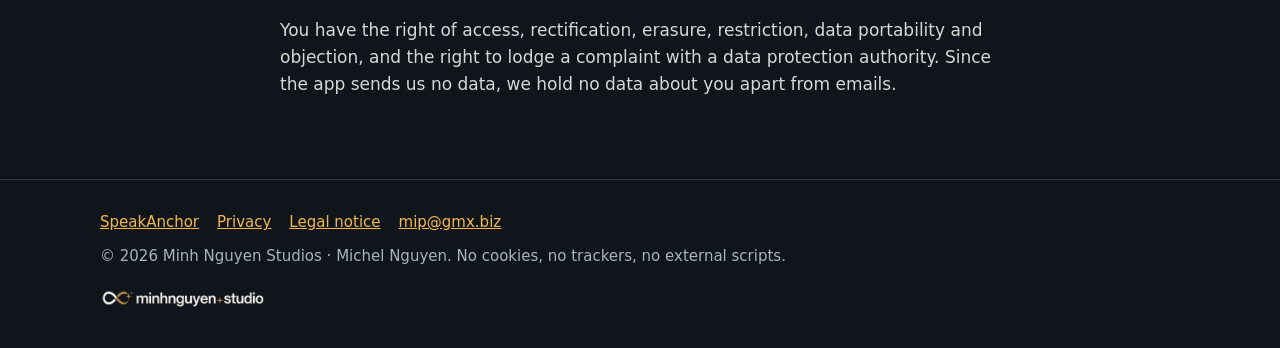
<file: en/privacy.html>
<!doctype html>
<html lang="en"><head><meta charset="utf-8"><meta name="viewport" content="width=device-width,initial-scale=1,viewport-fit=cover">
<title>Privacy – SpeakAnchor</title><meta name="description" content="Teleprompter with speaker timer for Windows. Hidden when you share in Teams and Zoom or record with OBS. One-time purchase, no account, offline.">
<link rel="alternate" hreflang="de" href="../privacy.html"><link rel="icon" href="../img/icon.png"><link rel="stylesheet" href="../style.css">
<meta property="og:title" content="Privacy – SpeakAnchor"><meta property="og:description" content="Teleprompter with speaker timer for Windows. Hidden when you share in Teams and Zoom or record with OBS. One-time purchase, no account, offline."><meta property="og:type" content="website">
</head><body><a class="skip" href="#main">Skip to content</a>
<header class="top"><div class="wrap"><a class="brand" href="./"><img src="../img/icon.png" alt="" width="32" height="32">SpeakAnchor</a>
<nav class="links" aria-label="Navigation"><a href="./#funktionen">Features</a><a href="./#preis">Price</a><a href="./#fragen">Questions</a><a href="../privacy.html" hreflang="de" lang="de">Deutsch</a></nav></div></header>
<main id="main"><div class="wrap doc"><h1>Privacy policy</h1><p>Last updated: 6 November 2026</p>
<h2>In short</h2><p>SpeakAnchor collects no personal data and sends nothing to us. This website sets no cookies and uses no trackers.</p>
<h2>Controller</h2><address>Michel Nguyen<br>Minh Nguyen Studios<br>Windmühlenstr. 74<br>07937 Zeulenroda-Triebes<br>Germany<br>Email: <a href="mailto:mip@gmx.biz">mip@gmx.biz</a></address>
<h2>The app “SpeakAnchor”</h2><ul>
<li><b>No data sent to us:</b> no user account, no ads, no analytics or crash reports.</li>
<li><b>Local storage:</b> scripts, earlier versions and settings stay on your device, in the local app data folder. Imported files are read locally only. A technical startup log without script text is kept in the Windows temp folder.</li>
<li><b>Phone remote (optional):</b> the app starts a small web server on your local network only when you turn the remote on. It accepts requests only from the local network with the PIN shown, transfers no scripts and sends nothing to the internet.</li>
<li><b>Export:</b> data leaves your PC only if you export it yourself or save it in a synced folder. The provider's terms then apply.</li></ul>
<h2>Microsoft Store</h2><p>Purchase, download, licensing and updates are handled by the Microsoft Store. Microsoft processes data under its own responsibility according to the <a href="https://privacy.microsoft.com/en-us/privacystatement" rel="noopener">Microsoft Privacy Statement</a>. We only receive aggregated, anonymous sales and install statistics.</p>
<h2>This website</h2><p>This website uses no cookies, trackers or analytics and loads no external scripts or fonts.</p>
<p><b>Hosting:</b> the website is served by GitHub Pages (GitHub, Inc., 88 Colin P. Kelly Jr. Street, San Francisco, CA 94107, USA). When you visit, GitHub processes technically necessary data such as your IP address, date and time and the requested page to deliver and secure the site. The legal basis is our legitimate interest in reliable, secure delivery (Art. 6(1)(f) GDPR). Data may be transferred to the USA; GitHub is certified under the EU-US Data Privacy Framework. See the <a href="https://docs.github.com/en/site-policy/privacy-policies/github-general-privacy-statement" rel="noopener">GitHub Privacy Statement</a>.</p>
<h2>Contact by email</h2><p>If you write to us, we use your email address and message only to answer your request (Art. 6(1)(b) or (f) GDPR) and delete them when no longer needed.</p>
<h2>Your rights</h2><p>You have the right of access, rectification, erasure, restriction, data portability and objection, and the right to lodge a complaint with a data protection authority. Since the app sends us no data, we hold no data about you apart from emails.</p></div></main><footer><div class="wrap"><div class="row"><a href="./">SpeakAnchor</a><a href="privacy.html">Privacy</a><a href="impressum.html">Legal notice</a><a href="mailto:mip@gmx.biz">mip@gmx.biz</a></div>
<p>© 2026 Minh Nguyen Studios · Michel Nguyen. No cookies, no trackers, no external scripts.</p>
<p><a href="https://minh.systems/MinhNguyenStudios/" aria-label="Minh Nguyen Studios"><img src="../img/studio-dunkel.png" width="170" height="40" alt="Minh Nguyen Studios" loading="lazy"></a></p></div></footer></body></html>
</file>
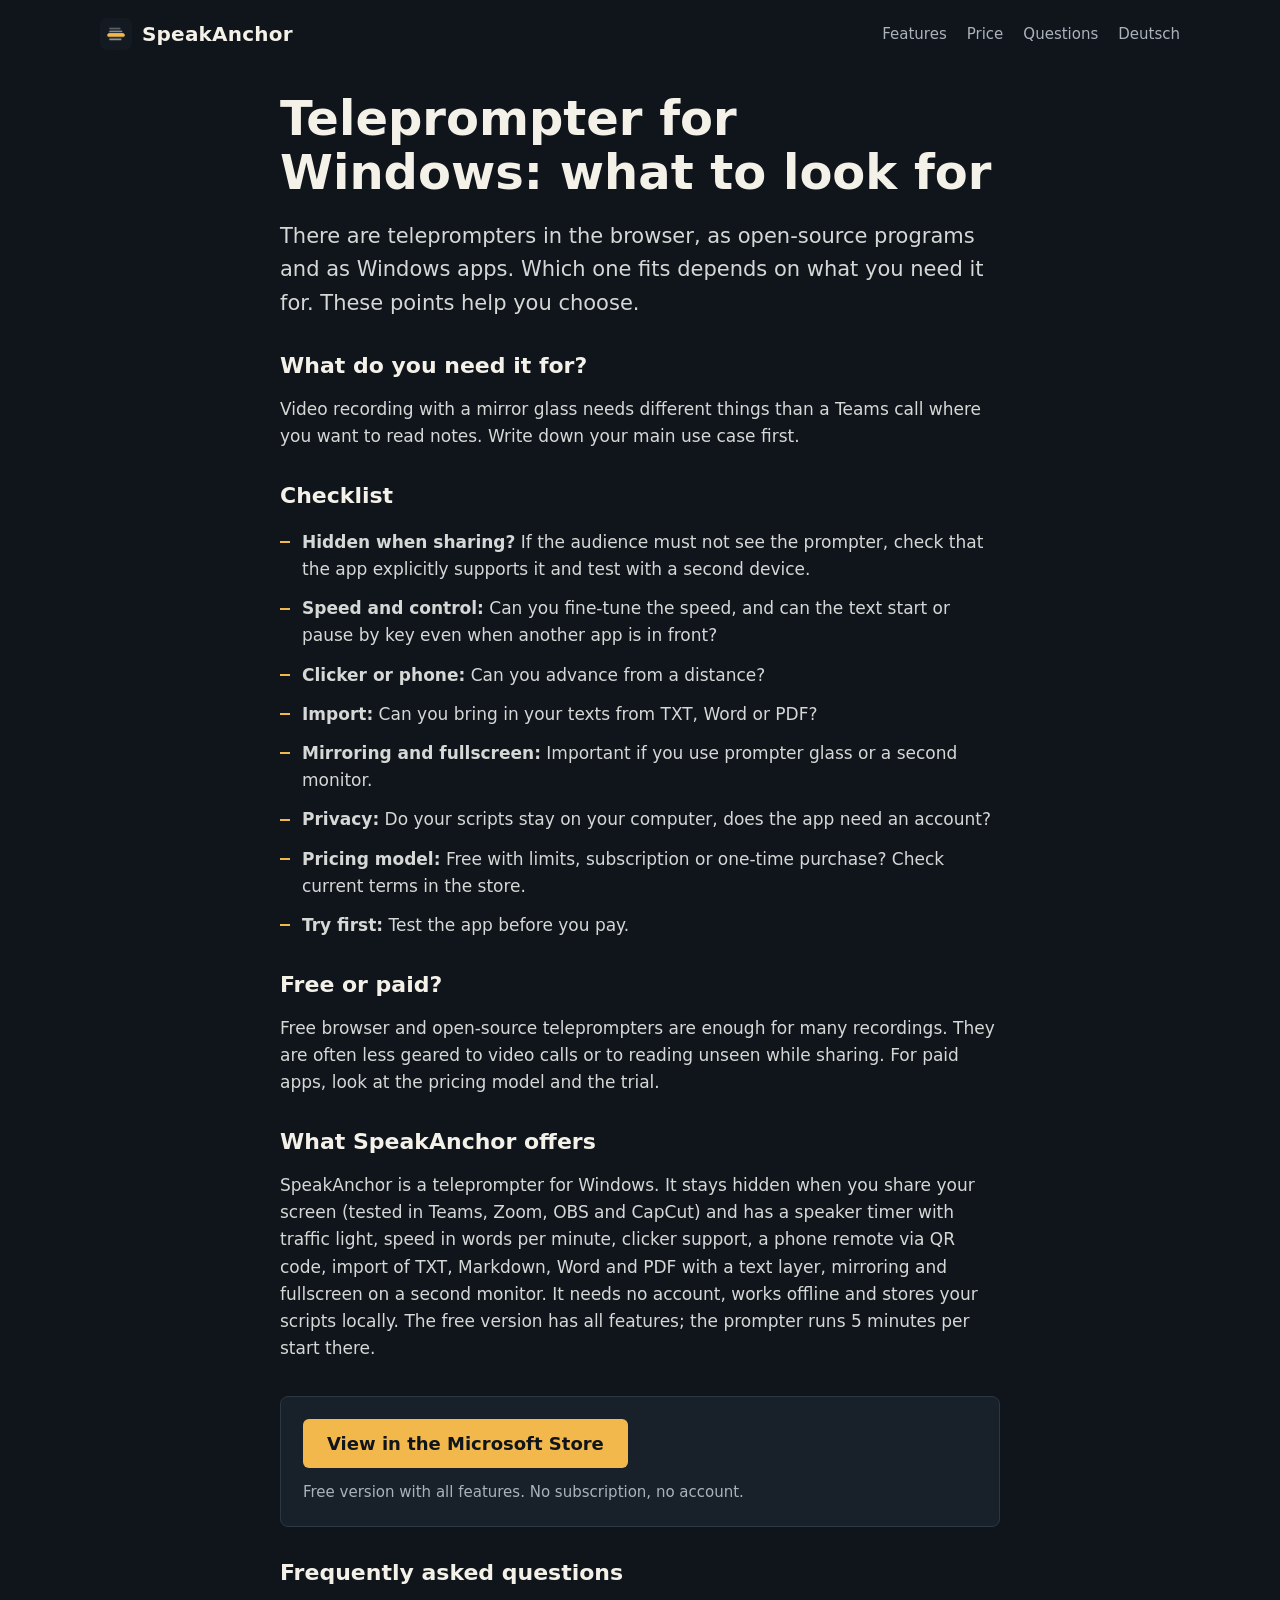
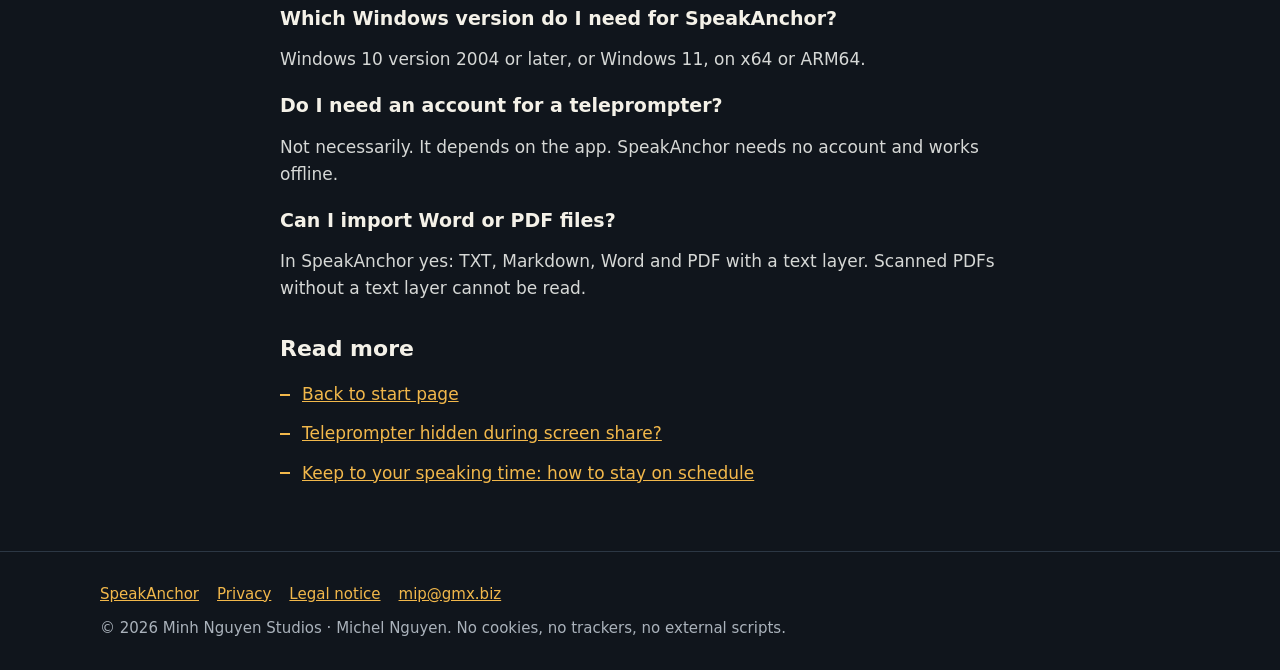
<file: en/teleprompter-for-windows-what-to-look-for.html>
<!doctype html>
<html lang="en"><head><meta charset="utf-8"><meta name="viewport" content="width=device-width,initial-scale=1,viewport-fit=cover">
<title>Teleprompter for Windows: what to look for</title><meta name="description" content="Looking for a teleprompter for Windows? These points matter: hidden when sharing, speed, import, remote control, privacy and pricing model.">
<link rel="canonical" href="https://minh.systems/SpeakAnchor/en/teleprompter-for-windows-what-to-look-for.html">
<link rel="alternate" hreflang="de" href="https://minh.systems/SpeakAnchor/teleprompter-windows-worauf-achten.html"><link rel="alternate" hreflang="en" href="https://minh.systems/SpeakAnchor/en/teleprompter-for-windows-what-to-look-for.html"><link rel="alternate" hreflang="x-default" href="https://minh.systems/SpeakAnchor/teleprompter-windows-worauf-achten.html">
<link rel="icon" href="../img/icon.png"><link rel="stylesheet" href="../style.css">
<meta property="og:title" content="Teleprompter for Windows: what to look for"><meta property="og:description" content="Looking for a teleprompter for Windows? These points matter: hidden when sharing, speed, import, remote control, privacy and pricing model."><meta property="og:type" content="article"><meta property="og:url" content="https://minh.systems/SpeakAnchor/en/teleprompter-for-windows-what-to-look-for.html"><meta property="og:site_name" content="SpeakAnchor"><meta property="og:locale" content="en_US"><meta property="og:image" content="https://minh.systems/SpeakAnchor/img/editor-en.png">
<meta name="twitter:card" content="summary_large_image"><meta name="twitter:title" content="Teleprompter for Windows: what to look for"><meta name="twitter:description" content="Looking for a teleprompter for Windows? These points matter: hidden when sharing, speed, import, remote control, privacy and pricing model."><meta name="twitter:image" content="https://minh.systems/SpeakAnchor/img/editor-en.png">
<script type="application/ld+json">{"@context": "https://schema.org", "@type": "FAQPage", "mainEntity": [{"@type": "Question", "name": "Which Windows version do I need for SpeakAnchor?", "acceptedAnswer": {"@type": "Answer", "text": "Windows 10 version 2004 or later, or Windows 11, on x64 or ARM64."}}, {"@type": "Question", "name": "Do I need an account for a teleprompter?", "acceptedAnswer": {"@type": "Answer", "text": "Not necessarily. It depends on the app. SpeakAnchor needs no account and works offline."}}, {"@type": "Question", "name": "Can I import Word or PDF files?", "acceptedAnswer": {"@type": "Answer", "text": "In SpeakAnchor yes: TXT, Markdown, Word and PDF with a text layer. Scanned PDFs without a text layer cannot be read."}}]}</script>
<style>.store-cta{margin:34px 0;padding:22px;border:1px solid var(--line);border-radius:8px;background:var(--panel)}.store-btn{display:inline-block;font:600 18px var(--display);background:var(--amber);color:#10151c;padding:14px 24px;border-radius:6px;text-decoration:none}.store-btn:hover{filter:brightness(1.08)}.store-cta p{margin:12px 0 0;color:var(--muted);font-size:15px}.doc h3{font-size:19px;margin-top:22px}.doc ul.plain li{color:#d6d8d6}</style>
</head><body><a class="skip" href="#main">Skip to content</a>
<header class="top"><div class="wrap"><a class="brand" href="./"><img src="../img/icon.png" alt="" width="32" height="32">SpeakAnchor</a>
<nav class="links" aria-label="Navigation"><a href="./#funktionen">Features</a><a href="./#preis">Price</a><a href="./#fragen">Questions</a><a href="../teleprompter-windows-worauf-achten.html" hreflang="de" lang="de">Deutsch</a></nav></div></header>
<main id="main"><div class="wrap doc"><h1>Teleprompter for Windows: what to look for</h1><p class="lead">There are teleprompters in the browser, as open-source programs and as Windows apps. Which one fits depends on what you need it for. These points help you choose.</p>
<h2>What do you need it for?</h2><p>Video recording with a mirror glass needs different things than a Teams call where you want to read notes. Write down your main use case first.</p><h2>Checklist</h2><ul class="plain"><li><b>Hidden when sharing?</b> If the audience must not see the prompter, check that the app explicitly supports it and test with a second device.</li><li><b>Speed and control:</b> Can you fine-tune the speed, and can the text start or pause by key even when another app is in front?</li><li><b>Clicker or phone:</b> Can you advance from a distance?</li><li><b>Import:</b> Can you bring in your texts from TXT, Word or PDF?</li><li><b>Mirroring and fullscreen:</b> Important if you use prompter glass or a second monitor.</li><li><b>Privacy:</b> Do your scripts stay on your computer, does the app need an account?</li><li><b>Pricing model:</b> Free with limits, subscription or one-time purchase? Check current terms in the store.</li><li><b>Try first:</b> Test the app before you pay.</li></ul><h2>Free or paid?</h2><p>Free browser and open-source teleprompters are enough for many recordings. They are often less geared to video calls or to reading unseen while sharing. For paid apps, look at the pricing model and the trial.</p><h2>What SpeakAnchor offers</h2><p>SpeakAnchor is a teleprompter for Windows. It stays hidden when you share your screen (tested in Teams, Zoom, OBS and CapCut) and has a speaker timer with traffic light, speed in words per minute, clicker support, a phone remote via QR code, import of TXT, Markdown, Word and PDF with a text layer, mirroring and fullscreen on a second monitor. It needs no account, works offline and stores your scripts locally. The free version has all features; the prompter runs 5 minutes per start there.</p>
<div class="store-cta"><a class="store-btn" href="https://apps.microsoft.com/detail/9PF13FM93XSJ?mode=direct&amp;cid=website" target="_blank" rel="noopener">View in the Microsoft Store</a><p>Free version with all features. No subscription, no account.</p></div>
<h2>Frequently asked questions</h2><h3>Which Windows version do I need for SpeakAnchor?</h3><p>Windows 10 version 2004 or later, or Windows 11, on x64 or ARM64.</p><h3>Do I need an account for a teleprompter?</h3><p>Not necessarily. It depends on the app. SpeakAnchor needs no account and works offline.</p><h3>Can I import Word or PDF files?</h3><p>In SpeakAnchor yes: TXT, Markdown, Word and PDF with a text layer. Scanned PDFs without a text layer cannot be read.</p>
<h2>Read more</h2><ul class="plain"><li><a href="./">Back to start page</a></li><li><a href="teleprompter-hidden-screen-share.html">Teleprompter hidden during screen share?</a></li><li><a href="keep-presentation-on-time.html">Keep to your speaking time: how to stay on schedule</a></li></ul>
</div></main><footer><div class="wrap"><div class="row"><a href="./">SpeakAnchor</a><a href="privacy.html">Privacy</a><a href="impressum.html">Legal notice</a><a href="mailto:mip@gmx.biz">mip@gmx.biz</a></div>
<p>© 2026 Minh Nguyen Studios · Michel Nguyen. No cookies, no trackers, no external scripts.</p></div></footer></body></html>
</file>
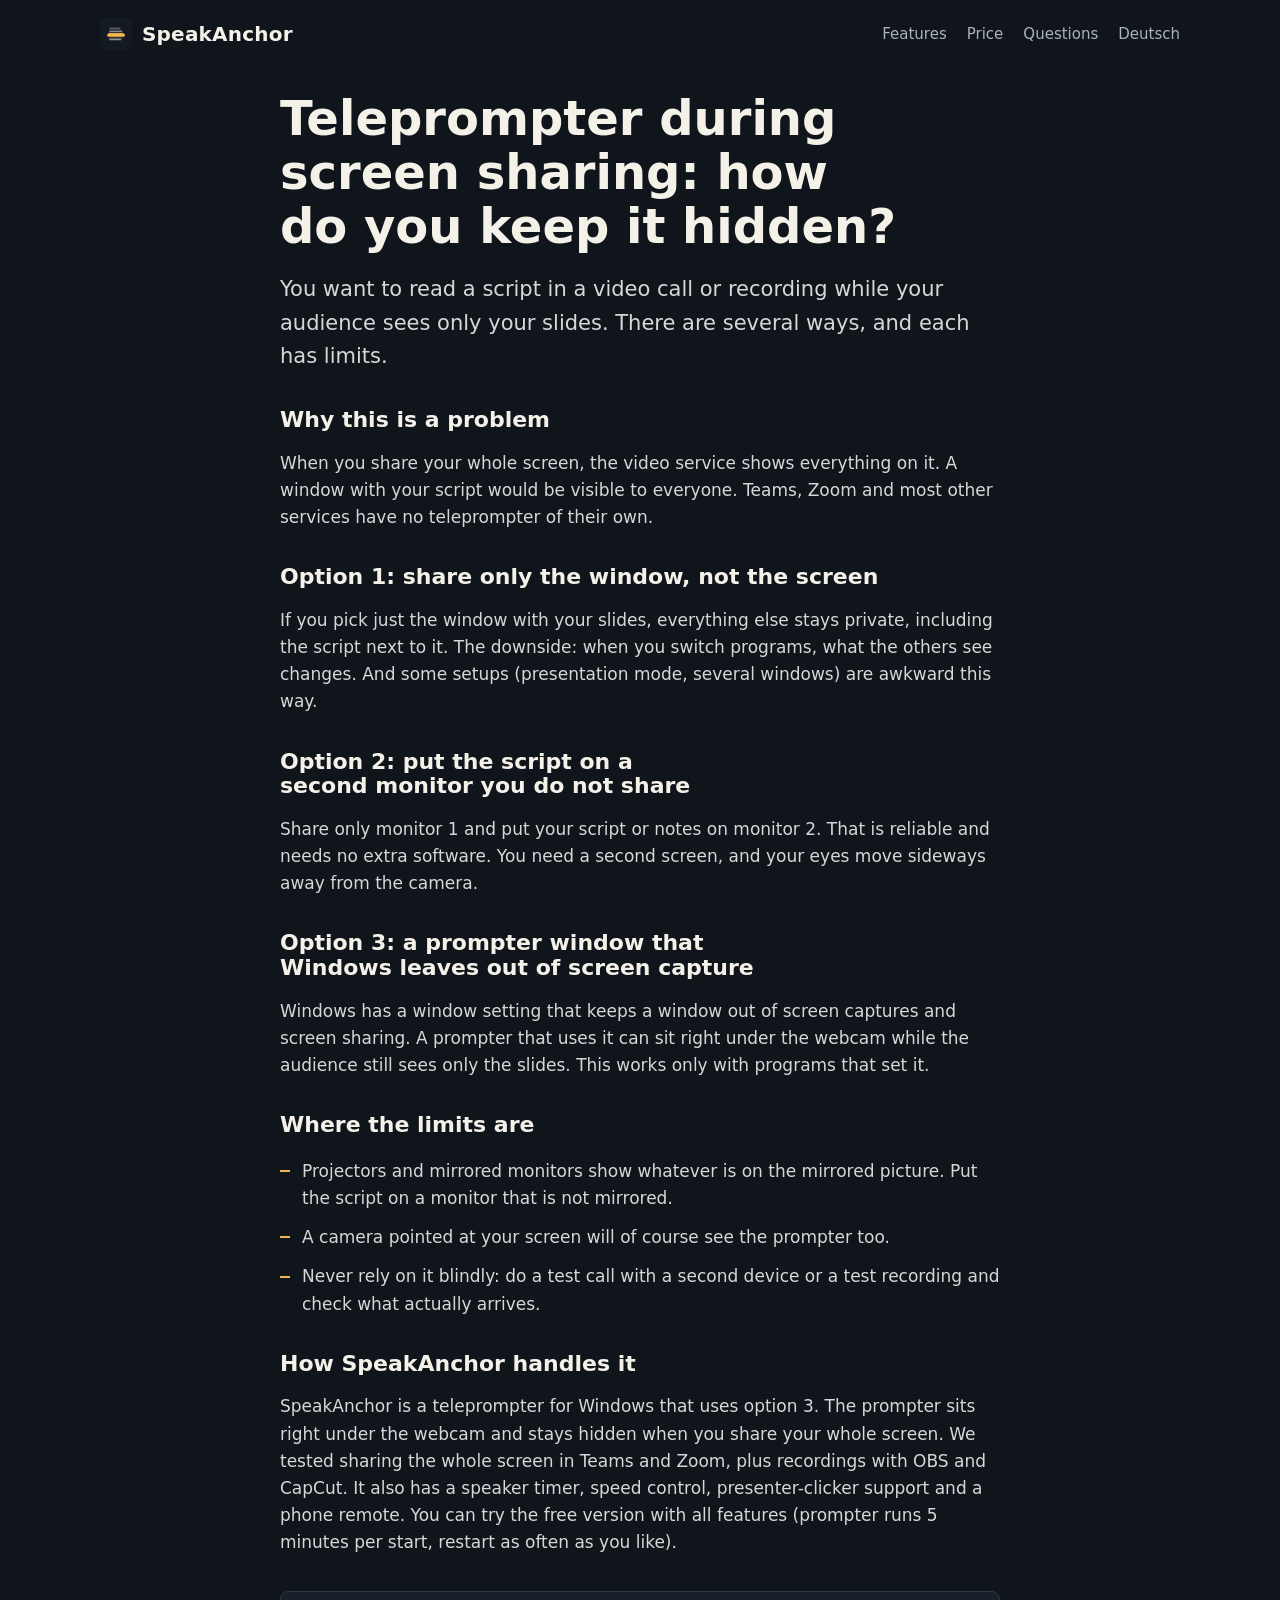
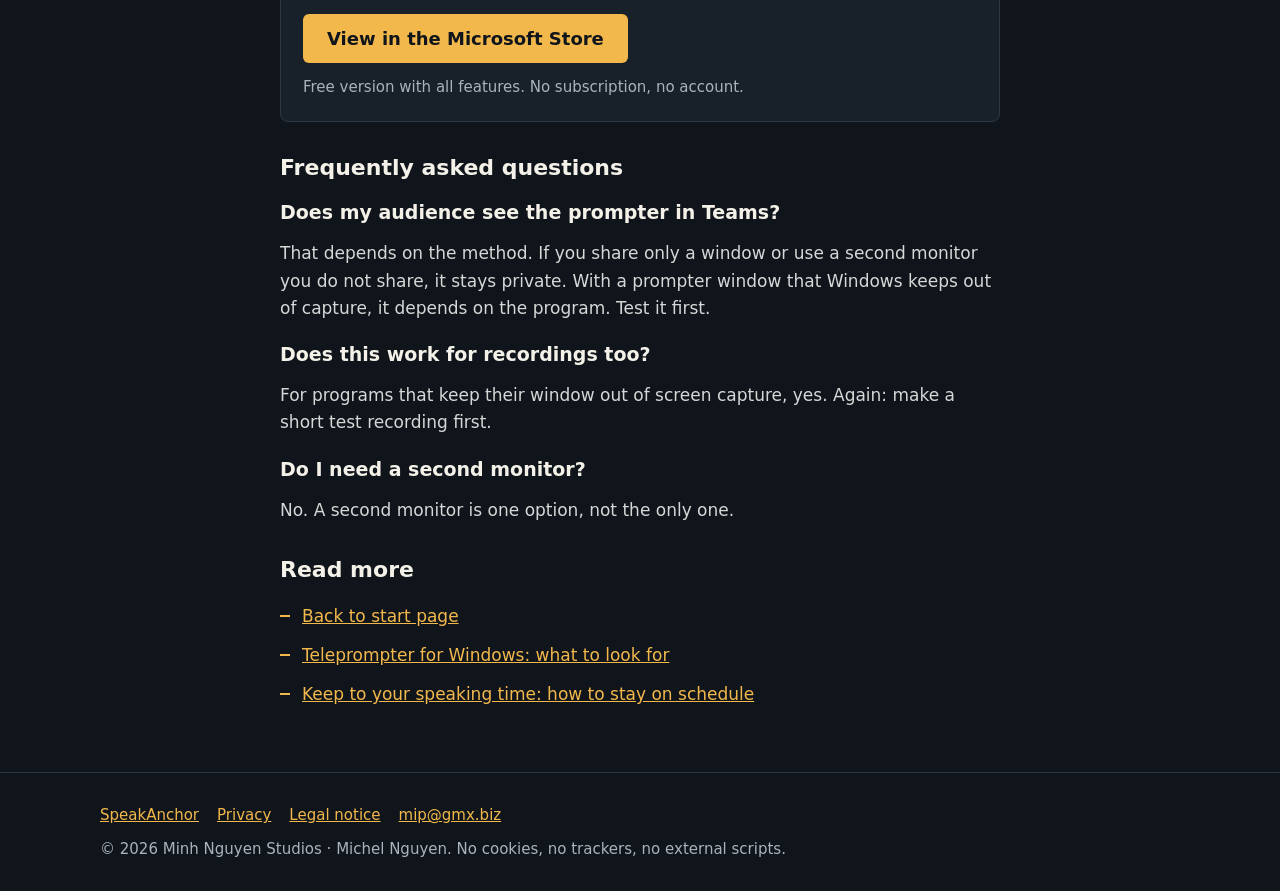
<file: en/teleprompter-hidden-screen-share.html>
<!doctype html>
<html lang="en"><head><meta charset="utf-8"><meta name="viewport" content="width=device-width,initial-scale=1,viewport-fit=cover">
<title>Teleprompter hidden during screen share? Teams and Zoom</title><meta name="description" content="Can you read a script in Teams, Zoom or OBS without your audience seeing it? Three approaches, what each one does and where the limits are.">
<link rel="canonical" href="https://minh.systems/SpeakAnchor/en/teleprompter-hidden-screen-share.html">
<link rel="alternate" hreflang="de" href="https://minh.systems/SpeakAnchor/teleprompter-beim-bildschirm-teilen-unsichtbar.html"><link rel="alternate" hreflang="en" href="https://minh.systems/SpeakAnchor/en/teleprompter-hidden-screen-share.html"><link rel="alternate" hreflang="x-default" href="https://minh.systems/SpeakAnchor/teleprompter-beim-bildschirm-teilen-unsichtbar.html">
<link rel="icon" href="../img/icon.png"><link rel="stylesheet" href="../style.css">
<meta property="og:title" content="Teleprompter hidden during screen share? Teams and Zoom"><meta property="og:description" content="Can you read a script in Teams, Zoom or OBS without your audience seeing it? Three approaches, what each one does and where the limits are."><meta property="og:type" content="article"><meta property="og:url" content="https://minh.systems/SpeakAnchor/en/teleprompter-hidden-screen-share.html"><meta property="og:site_name" content="SpeakAnchor"><meta property="og:locale" content="en_US"><meta property="og:image" content="https://minh.systems/SpeakAnchor/img/editor-en.png">
<meta name="twitter:card" content="summary_large_image"><meta name="twitter:title" content="Teleprompter hidden during screen share? Teams and Zoom"><meta name="twitter:description" content="Can you read a script in Teams, Zoom or OBS without your audience seeing it? Three approaches, what each one does and where the limits are."><meta name="twitter:image" content="https://minh.systems/SpeakAnchor/img/editor-en.png">
<script type="application/ld+json">{"@context": "https://schema.org", "@type": "FAQPage", "mainEntity": [{"@type": "Question", "name": "Does my audience see the prompter in Teams?", "acceptedAnswer": {"@type": "Answer", "text": "That depends on the method. If you share only a window or use a second monitor you do not share, it stays private. With a prompter window that Windows keeps out of capture, it depends on the program. Test it first."}}, {"@type": "Question", "name": "Does this work for recordings too?", "acceptedAnswer": {"@type": "Answer", "text": "For programs that keep their window out of screen capture, yes. Again: make a short test recording first."}}, {"@type": "Question", "name": "Do I need a second monitor?", "acceptedAnswer": {"@type": "Answer", "text": "No. A second monitor is one option, not the only one."}}]}</script>
<style>.store-cta{margin:34px 0;padding:22px;border:1px solid var(--line);border-radius:8px;background:var(--panel)}.store-btn{display:inline-block;font:600 18px var(--display);background:var(--amber);color:#10151c;padding:14px 24px;border-radius:6px;text-decoration:none}.store-btn:hover{filter:brightness(1.08)}.store-cta p{margin:12px 0 0;color:var(--muted);font-size:15px}.doc h3{font-size:19px;margin-top:22px}.doc ul.plain li{color:#d6d8d6}</style>
</head><body><a class="skip" href="#main">Skip to content</a>
<header class="top"><div class="wrap"><a class="brand" href="./"><img src="../img/icon.png" alt="" width="32" height="32">SpeakAnchor</a>
<nav class="links" aria-label="Navigation"><a href="./#funktionen">Features</a><a href="./#preis">Price</a><a href="./#fragen">Questions</a><a href="../teleprompter-beim-bildschirm-teilen-unsichtbar.html" hreflang="de" lang="de">Deutsch</a></nav></div></header>
<main id="main"><div class="wrap doc"><h1>Teleprompter during screen sharing: how do you keep it hidden?</h1><p class="lead">You want to read a script in a video call or recording while your audience sees only your slides. There are several ways, and each has limits.</p>
<h2>Why this is a problem</h2><p>When you share your whole screen, the video service shows everything on it. A window with your script would be visible to everyone. Teams, Zoom and most other services have no teleprompter of their own.</p><h2>Option 1: share only the window, not the screen</h2><p>If you pick just the window with your slides, everything else stays private, including the script next to it. The downside: when you switch programs, what the others see changes. And some setups (presentation mode, several windows) are awkward this way.</p><h2>Option 2: put the script on a second monitor you do not share</h2><p>Share only monitor 1 and put your script or notes on monitor 2. That is reliable and needs no extra software. You need a second screen, and your eyes move sideways away from the camera.</p><h2>Option 3: a prompter window that Windows leaves out of screen capture</h2><p>Windows has a window setting that keeps a window out of screen captures and screen sharing. A prompter that uses it can sit right under the webcam while the audience still sees only the slides. This works only with programs that set it.</p><h2>Where the limits are</h2><ul class="plain"><li>Projectors and mirrored monitors show whatever is on the mirrored picture. Put the script on a monitor that is not mirrored.</li><li>A camera pointed at your screen will of course see the prompter too.</li><li>Never rely on it blindly: do a test call with a second device or a test recording and check what actually arrives.</li></ul><h2>How SpeakAnchor handles it</h2><p>SpeakAnchor is a teleprompter for Windows that uses option 3. The prompter sits right under the webcam and stays hidden when you share your whole screen. We tested sharing the whole screen in Teams and Zoom, plus recordings with OBS and CapCut. It also has a speaker timer, speed control, presenter-clicker support and a phone remote. You can try the free version with all features (prompter runs 5 minutes per start, restart as often as you like).</p>
<div class="store-cta"><a class="store-btn" href="https://apps.microsoft.com/detail/9PF13FM93XSJ?mode=direct&amp;cid=website" target="_blank" rel="noopener">View in the Microsoft Store</a><p>Free version with all features. No subscription, no account.</p></div>
<h2>Frequently asked questions</h2><h3>Does my audience see the prompter in Teams?</h3><p>That depends on the method. If you share only a window or use a second monitor you do not share, it stays private. With a prompter window that Windows keeps out of capture, it depends on the program. Test it first.</p><h3>Does this work for recordings too?</h3><p>For programs that keep their window out of screen capture, yes. Again: make a short test recording first.</p><h3>Do I need a second monitor?</h3><p>No. A second monitor is one option, not the only one.</p>
<h2>Read more</h2><ul class="plain"><li><a href="./">Back to start page</a></li><li><a href="teleprompter-for-windows-what-to-look-for.html">Teleprompter for Windows: what to look for</a></li><li><a href="keep-presentation-on-time.html">Keep to your speaking time: how to stay on schedule</a></li></ul>
</div></main><footer><div class="wrap"><div class="row"><a href="./">SpeakAnchor</a><a href="privacy.html">Privacy</a><a href="impressum.html">Legal notice</a><a href="mailto:mip@gmx.biz">mip@gmx.biz</a></div>
<p>© 2026 Minh Nguyen Studios · Michel Nguyen. No cookies, no trackers, no external scripts.</p></div></footer></body></html>
</file>
<file: style.css>
/* Layout: a dark stage. The hero shows the same screen twice, once for the speaker and once for the audience. */
:root{--bg:#10151c;--panel:#18202a;--line:#2c3744;--fg:#f4f1e8;--muted:#aab2bb;--amber:#f2b84b;--slide:#dfe6ee;--slide-ink:#1b2632;
--display:"Bahnschrift","DIN Alternate","Segoe UI Variable Display","Segoe UI",system-ui,sans-serif;--body:"Segoe UI Variable Text","Segoe UI",system-ui,-apple-system,sans-serif;--mono:"Cascadia Mono",ui-monospace,Consolas,Menlo,monospace;color-scheme:dark}
*{box-sizing:border-box}html{scroll-behavior:smooth;-webkit-text-size-adjust:100%}
body{margin:0;background:var(--bg);color:var(--fg);font:17px/1.6 var(--body)}
a{color:var(--amber)}a:focus-visible{outline:2px solid var(--amber);outline-offset:3px}
img{max-width:100%;height:auto;display:block}
.wrap{max-width:1120px;margin-inline:auto;padding-left:max(20px,env(safe-area-inset-left,0px));padding-right:max(20px,env(safe-area-inset-right,0px))}
.skip{position:absolute;left:-999px}.skip:focus{left:12px;top:12px;background:var(--amber);color:#10151c;padding:8px 12px;z-index:5}
header.top .wrap{display:flex;flex-wrap:wrap;gap:8px 24px;align-items:center;justify-content:space-between;padding-block:18px}
.brand{display:flex;gap:10px;align-items:center;color:var(--fg);text-decoration:none;font:600 20px var(--display);letter-spacing:.01em}
.brand img{width:32px;height:32px;border-radius:7px}
nav.links{display:flex;flex-wrap:wrap;gap:6px 20px;font-size:15px}nav.links a{color:var(--muted);text-decoration:none}nav.links a:hover{color:var(--fg)}
h1,h2,h3{font-family:var(--display);line-height:1.12;text-wrap:balance;margin:0;font-weight:600}
.hero{padding-block:44px 64px}
.hero h1{font-size:clamp(38px,6.4vw,72px);max-width:17ch}
.lead{font-size:clamp(18px,2vw,21px);color:var(--muted);max-width:60ch;margin:20px 0 0}
.cta{display:flex;flex-wrap:wrap;gap:12px 20px;align-items:center;margin-top:26px}
.price{font:600 17px var(--display);background:var(--amber);color:#10151c;padding:11px 18px;border-radius:6px}
.note{color:var(--muted);font-size:15px}
.split{display:grid;grid-template-columns:1fr 1fr;gap:20px;margin-top:44px}
figure{margin:0;min-width:0}figcaption{font:600 13px var(--mono);letter-spacing:.05em;text-transform:uppercase;color:var(--muted);margin-bottom:10px}
.screen{aspect-ratio:16/10;background:var(--slide);color:var(--slide-ink);border:1px solid var(--line);border-radius:8px;overflow:hidden;position:relative;padding:7% 8%}
.slide-t{font:600 clamp(16px,2.3vw,27px) var(--display)}.bars{display:flex;align-items:flex-end;gap:7%;height:46%;margin-top:7%}.bars i{flex:1;background:#4a6a8a;border-radius:2px 2px 0 0}
.prompter{position:absolute;left:12%;right:12%;top:0;height:50%;background:#141a22;color:var(--fg);overflow:hidden;border-radius:0 0 8px 8px;box-shadow:0 8px 24px #0007}
.roll{padding:8% 7%;font-size:clamp(12px,1.55vw,18px);line-height:1.5;animation:roll 22s linear infinite alternate}
.band{position:absolute;left:0;right:0;top:34%;height:1.6em;font-size:clamp(12px,1.55vw,18px);background:#f2b84b26}
.hud{position:absolute;right:8px;top:6px;font:600 clamp(11px,1.3vw,15px) var(--mono);background:#141a22e6;padding:2px 7px;border-radius:4px;display:flex;gap:6px;align-items:center}.hud b{width:.7em;height:.7em;border-radius:50%;background:#3fb96b}
@keyframes roll{to{transform:translateY(-34%)}}
@media (prefers-reduced-motion:reduce){.roll{animation:none}html{scroll-behavior:auto}}
section.band-s{border-top:1px solid var(--line);padding-block:60px}
h2{font-size:clamp(28px,3.6vw,42px);max-width:22ch}
.features{display:grid;grid-template-columns:repeat(3,1fr);gap:32px 36px;margin-top:34px}
.features>div{min-width:0}h3{font-size:21px;margin-bottom:8px}.features p{margin:0;color:var(--muted);font-size:16px}
.shot{margin-top:36px;border:1px solid var(--line);border-radius:8px;overflow:hidden}
.pair{display:grid;grid-template-columns:1fr 1fr;gap:48px;align-items:start}.pair>div{min-width:0}
ul.plain{list-style:none;padding:0;margin:20px 0 0;display:grid;gap:12px}ul.plain li{padding-left:22px;position:relative}ul.plain li:before{content:"";position:absolute;left:0;top:.72em;width:10px;height:2px;background:var(--amber)}
.keys{font-family:var(--mono);font-size:14px;width:100%;border-collapse:collapse;margin-top:20px}.keys td{padding:8px 12px 8px 0;border-top:1px solid var(--line);vertical-align:top}.keys td:first-child{color:var(--amber);white-space:nowrap}.keys td+td{font-family:var(--body);font-size:15px;color:var(--muted)}
.big{font:600 clamp(48px,7vw,76px)/1 var(--display);color:var(--amber);font-variant-numeric:tabular-nums;margin-top:20px}
details{border-top:1px solid var(--line);padding-block:14px}details summary{cursor:pointer;font:600 18px var(--display)}details p{margin:10px 0 0;color:var(--muted);max-width:66ch}
.faq{margin-top:26px;max-width:800px}
.doc{max-width:760px;padding-block:24px 64px}.doc h1{font-size:clamp(32px,5vw,48px)}.doc h2{font-size:22px;margin-top:34px;max-width:none}.doc p,.doc li{color:#d6d8d6}.doc address{font-style:normal}.doc code{font:14px var(--mono);overflow-wrap:anywhere}
footer{border-top:1px solid var(--line);padding-block:30px;font-size:15px;color:var(--muted)}footer .row{display:flex;flex-wrap:wrap;gap:6px 18px}footer p{margin:10px 0 0}
@media (max-width:820px){.split,.pair{grid-template-columns:1fr}.features{grid-template-columns:1fr 1fr}}
@media (max-width:520px){.features{grid-template-columns:1fr}}
</file>
